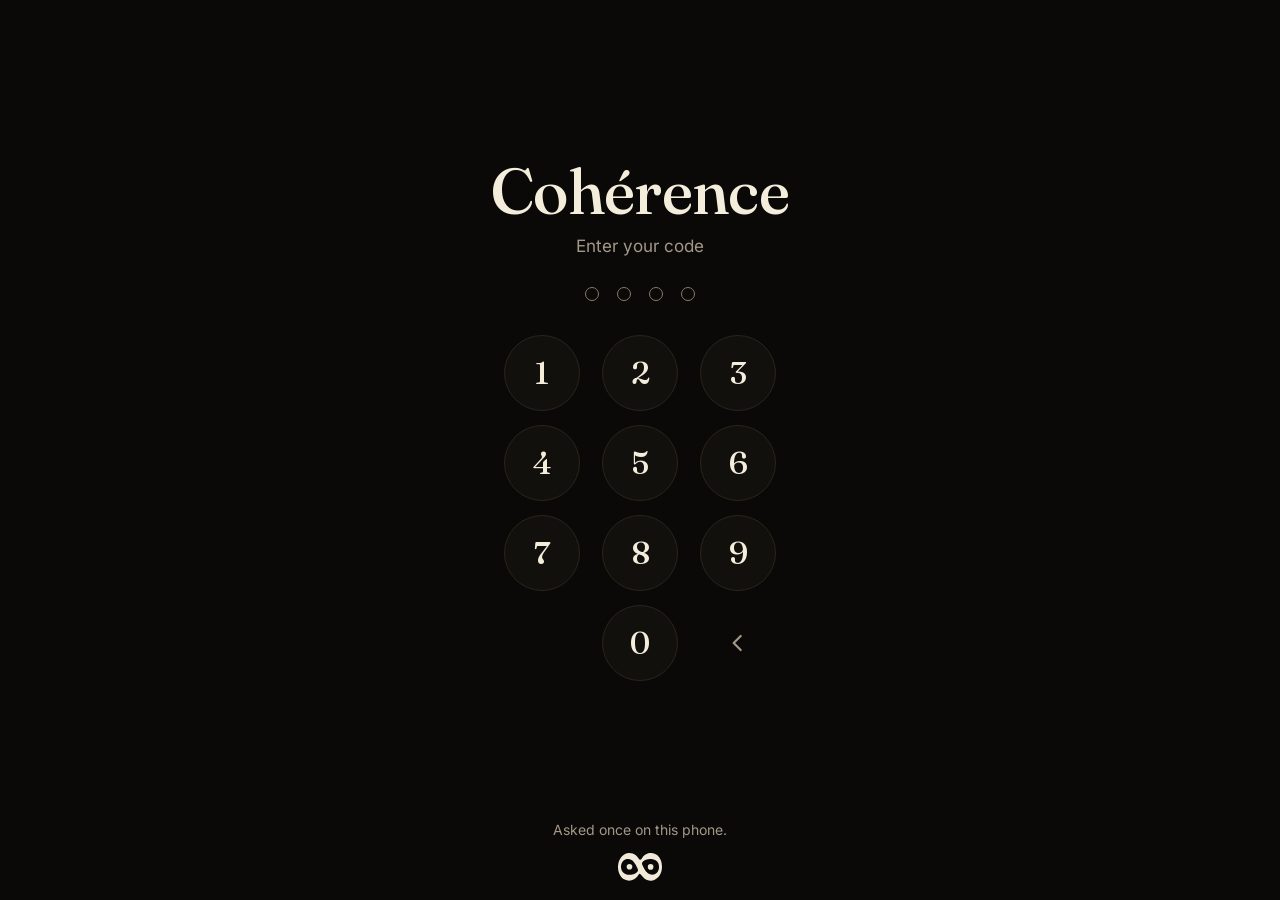
<file: index.html>
<!DOCTYPE html>
<html lang="en">
<head>
<meta charset="UTF-8">
<meta name="viewport" content="width=device-width, initial-scale=1.0, viewport-fit=cover">
<meta name="color-scheme" content="dark">
<meta name="theme-color" content="#0A0908">
<meta name="robots" content="noindex, nofollow">
<meta name="apple-mobile-web-app-capable" content="yes">
<meta name="mobile-web-app-capable" content="yes">
<meta name="apple-mobile-web-app-status-bar-style" content="black-translucent">
<meta name="apple-mobile-web-app-title" content="Cohérence">
<meta name="application-name" content="Cohérence">
<meta name="format-detection" content="telephone=no">
<title>Cohérence</title>
<link rel="manifest" href="/manifest.webmanifest">
<link rel="icon" type="image/svg+xml" href="/assets/icons/favicon.svg">
<link rel="icon" type="image/png" sizes="32x32" href="/assets/icons/favicon-32.png">
<link rel="apple-touch-icon" href="/assets/icons/apple-touch-icon.png">
<link rel="apple-touch-startup-image" media="(device-width: 430px) and (device-height: 932px) and (-webkit-device-pixel-ratio: 3) and (orientation: portrait)" href="/assets/splash/1290x2796.png">
<link rel="apple-touch-startup-image" media="(device-width: 440px) and (device-height: 956px) and (-webkit-device-pixel-ratio: 3) and (orientation: portrait)" href="/assets/splash/1320x2868.png">
<link rel="apple-touch-startup-image" media="(device-width: 393px) and (device-height: 852px) and (-webkit-device-pixel-ratio: 3) and (orientation: portrait)" href="/assets/splash/1179x2556.png">
<link rel="apple-touch-startup-image" media="(device-width: 402px) and (device-height: 874px) and (-webkit-device-pixel-ratio: 3) and (orientation: portrait)" href="/assets/splash/1206x2622.png">
<link rel="apple-touch-startup-image" media="(device-width: 390px) and (device-height: 844px) and (-webkit-device-pixel-ratio: 3) and (orientation: portrait)" href="/assets/splash/1170x2532.png">
<link rel="apple-touch-startup-image" media="(device-width: 428px) and (device-height: 926px) and (-webkit-device-pixel-ratio: 3) and (orientation: portrait)" href="/assets/splash/1284x2778.png">
<link rel="apple-touch-startup-image" media="(device-width: 375px) and (device-height: 812px) and (-webkit-device-pixel-ratio: 3) and (orientation: portrait)" href="/assets/splash/1125x2436.png">
<link rel="apple-touch-startup-image" media="(device-width: 414px) and (device-height: 896px) and (-webkit-device-pixel-ratio: 3) and (orientation: portrait)" href="/assets/splash/1242x2688.png">
<link rel="apple-touch-startup-image" media="(device-width: 414px) and (device-height: 896px) and (-webkit-device-pixel-ratio: 2) and (orientation: portrait)" href="/assets/splash/828x1792.png">
<link rel="apple-touch-startup-image" media="(device-width: 375px) and (device-height: 667px) and (-webkit-device-pixel-ratio: 2) and (orientation: portrait)" href="/assets/splash/750x1334.png">
<link rel="preload" href="/assets/fonts/fraunces-500.woff2" as="font" type="font/woff2" crossorigin>
<link rel="preload" href="/assets/fonts/inter-400.woff2" as="font" type="font/woff2" crossorigin>
<link rel="preload" href="/assets/fonts/inter-500.woff2" as="font" type="font/woff2" crossorigin>
<link rel="stylesheet" href="/css/app.css">
<link rel="stylesheet" href="/css/extra.css">
</head>
<body>
<div class="app" data-ring="b">
<section class="scr codescr" id="s-code" data-id="code"><header class="top" data-id="code/bar"><span class="tb-sp"></span><span class="tt" data-id="code/bar-title" data-how="dead"></span></header><div class="body "><div class="hero"><p class="wm" data-id="code/wordmark" data-how="dead">Cohérence</p><p class="p mu" data-id="code/ask" data-how="dead">Enter your code</p><div class="dots " data-id="code/dots" data-how="dead" role="img" aria-label="The four digits of the code"><i></i><i></i><i></i><i></i></div><div class="keys" data-id="code/keys" data-how="dead"><button class="key" type="button" data-id="code/key-1" data-how="swap" data-do="key:1">1</button><button class="key" type="button" data-id="code/key-2" data-how="swap" data-do="key:2">2</button><button class="key" type="button" data-id="code/key-3" data-how="swap" data-do="key:3">3</button><button class="key" type="button" data-id="code/key-4" data-how="swap" data-do="key:4">4</button><button class="key" type="button" data-id="code/key-5" data-how="swap" data-do="key:5">5</button><button class="key" type="button" data-id="code/key-6" data-how="swap" data-do="key:6">6</button><button class="key" type="button" data-id="code/key-7" data-how="swap" data-do="key:7">7</button><button class="key" type="button" data-id="code/key-8" data-how="swap" data-do="key:8">8</button><button class="key" type="button" data-id="code/key-9" data-how="swap" data-do="key:9">9</button><span class="key blank" aria-hidden="true"></span><button class="key" type="button" data-id="code/key-0" data-how="swap" data-do="key:0">0</button><button class="key del" type="button" data-id="code/key-del" data-how="swap" data-do="key:del" aria-label="Delete a digit"><svg viewBox="0 0 24 24" width="22" height="22" fill="none" stroke="currentColor" stroke-width="2" stroke-linecap="round" stroke-linejoin="round" aria-hidden="true"><path d="M14.5 5.5 8 12l6.5 6.5"/></svg></button></div></div></div><div class="foot "><p class="fine center" data-id="code/once" data-how="dead">Asked once on this phone.</p><button class="dogm" type="button" data-id="code/dog" data-how="swap" data-do="blink" aria-label="The DOG mark, tap to pause its blink"><svg xmlns="http://www.w3.org/2000/svg" viewBox="0 0 1847.845922 1163.794908"><g fill="#F1EAD9"><path transform="translate(-198.077515,1334.057751) scale(0.1,-0.1)" d="M6435 13334 c-1454 -96 -2709 -951 -3615 -2464 -1063 -1776 -1125 -4755 -137 -6585 817 -1515 1836 -2275 3412 -2545 764 -131 1839 90 2623 540 633 362 1317 1040 1752 1735 224 357 304 451 442 519 234 116 455 16 702 -318 46 -61 134 -181 197 -266 255 -343 679 -801 1032 -1112 846 -747 1842 -1130 2942 -1132 2293 -3 4349 2213 4630 4989 229 2270 -435 4348 -1776 5561 -1056 954 -2389 1271 -3915 929 -1048 -235 -2055 -1038 -2809 -2240 -210 -333 -349 -453 -539 -463 -239 -13 -388 106 -729 578 -739 1024 -1535 1672 -2512 2043 -436 165 -1174 265 -1700 231z m9575 -2474 c1405 -99 2359 -707 2904 -1852 311 -651 382 -1806 160 -2585 -247 -866 -784 -1553 -1479 -1893 -902 -441 -2143 -353 -2925 208 -681 488 -981 831 -1522 1737 -350 586 -401 682 -638 1204 -81 179 -192 420 -245 536 -322 694 -274 1040 209 1521 691 688 1643 1047 2991 1127 125 8 413 6 545 -3z m-9700 -70 c858 -53 1403 -318 2112 -1025 448 -446 988 -1278 1398 -2155 45 -96 153 -321 240 -500 360 -742 405 -1041 215 -1409 -245 -473 -1067 -1039 -1813 -1250 -733 -207 -1423 -308 -1918 -281 -925 50 -1493 253 -2164 771 -1462 1128 -1537 3900 -138 5146 609 543 1232 754 2068 703z"/><ellipse cx="482" cy="575" rx="118" ry="118"/><ellipse cx="1370" cy="583" rx="118" ry="118"/></g></svg></button></div></section>
<section class="scr codescr" id="s-code-faux" data-id="code-faux"><header class="top" data-id="code-faux/bar"><span class="tb-sp"></span><span class="tt" data-id="code-faux/bar-title" data-how="dead"></span></header><div class="body "><div class="hero"><p class="wm" data-id="code-faux/wordmark" data-how="dead">Cohérence</p><p class="p err" data-id="code-faux/error" data-how="dead">That’s not the code. Try again.</p><div class="dots bad" data-id="code-faux/dots" data-how="dead" role="img" aria-label="The four digits of the code"><i></i><i></i><i></i><i></i></div><div class="keys" data-id="code-faux/keys" data-how="dead"><button class="key" type="button" data-id="code-faux/key-1" data-how="swap" data-do="key:1">1</button><button class="key" type="button" data-id="code-faux/key-2" data-how="swap" data-do="key:2">2</button><button class="key" type="button" data-id="code-faux/key-3" data-how="swap" data-do="key:3">3</button><button class="key" type="button" data-id="code-faux/key-4" data-how="swap" data-do="key:4">4</button><button class="key" type="button" data-id="code-faux/key-5" data-how="swap" data-do="key:5">5</button><button class="key" type="button" data-id="code-faux/key-6" data-how="swap" data-do="key:6">6</button><button class="key" type="button" data-id="code-faux/key-7" data-how="swap" data-do="key:7">7</button><button class="key" type="button" data-id="code-faux/key-8" data-how="swap" data-do="key:8">8</button><button class="key" type="button" data-id="code-faux/key-9" data-how="swap" data-do="key:9">9</button><span class="key blank" aria-hidden="true"></span><button class="key" type="button" data-id="code-faux/key-0" data-how="swap" data-do="key:0">0</button><button class="key del" type="button" data-id="code-faux/key-del" data-how="swap" data-do="key:del" aria-label="Delete a digit"><svg viewBox="0 0 24 24" width="22" height="22" fill="none" stroke="currentColor" stroke-width="2" stroke-linecap="round" stroke-linejoin="round" aria-hidden="true"><path d="M14.5 5.5 8 12l6.5 6.5"/></svg></button></div></div></div><div class="foot "><p class="fine center" data-id="code-faux/once" data-how="dead">Asked once on this phone.</p><button class="dogm" type="button" data-id="code-faux/dog" data-how="swap" data-do="blink" aria-label="The DOG mark, tap to pause its blink"><svg xmlns="http://www.w3.org/2000/svg" viewBox="0 0 1847.845922 1163.794908"><g fill="#F1EAD9"><path transform="translate(-198.077515,1334.057751) scale(0.1,-0.1)" d="M6435 13334 c-1454 -96 -2709 -951 -3615 -2464 -1063 -1776 -1125 -4755 -137 -6585 817 -1515 1836 -2275 3412 -2545 764 -131 1839 90 2623 540 633 362 1317 1040 1752 1735 224 357 304 451 442 519 234 116 455 16 702 -318 46 -61 134 -181 197 -266 255 -343 679 -801 1032 -1112 846 -747 1842 -1130 2942 -1132 2293 -3 4349 2213 4630 4989 229 2270 -435 4348 -1776 5561 -1056 954 -2389 1271 -3915 929 -1048 -235 -2055 -1038 -2809 -2240 -210 -333 -349 -453 -539 -463 -239 -13 -388 106 -729 578 -739 1024 -1535 1672 -2512 2043 -436 165 -1174 265 -1700 231z m9575 -2474 c1405 -99 2359 -707 2904 -1852 311 -651 382 -1806 160 -2585 -247 -866 -784 -1553 -1479 -1893 -902 -441 -2143 -353 -2925 208 -681 488 -981 831 -1522 1737 -350 586 -401 682 -638 1204 -81 179 -192 420 -245 536 -322 694 -274 1040 209 1521 691 688 1643 1047 2991 1127 125 8 413 6 545 -3z m-9700 -70 c858 -53 1403 -318 2112 -1025 448 -446 988 -1278 1398 -2155 45 -96 153 -321 240 -500 360 -742 405 -1041 215 -1409 -245 -473 -1067 -1039 -1813 -1250 -733 -207 -1423 -308 -1918 -281 -925 50 -1493 253 -2164 771 -1462 1128 -1537 3900 -138 5146 609 543 1232 754 2068 703z"/><ellipse cx="482" cy="575" rx="118" ry="118"/><ellipse cx="1370" cy="583" rx="118" ry="118"/></g></svg></button></div></section>
<section class="scr" id="s-qui" data-id="qui"><header class="top" data-id="qui/bar"><span class="tb-sp"></span><span class="tt" data-id="qui/bar-title" data-how="dead"></span></header><div class="body grow vmid"><p class="eyebrow" data-id="qui/eyebrow" data-how="dead">Cohérence</p><h1 class="h1 " data-id="qui/title" data-how="dead">Who’s opening?</h1><p class="p mu" data-id="qui/line" data-how="dead">Your sessions and your numbers are kept apart.</p><div class="whos"><button class="btn who" type="button" data-id="qui/adri" data-how="wait" data-do="who:adri">Adri</button><button class="btn who" type="button" data-id="qui/mehdi" data-how="wait" data-do="who:mehdi">Mehdi</button></div></div></section>
<section class="scr" id="s-test-intro" data-id="test-intro"><header class="top" data-id="test-intro/bar"><span class="tb-sp"></span><span class="tt" data-id="test-intro/bar-title" data-how="dead"></span></header><div class="body "><p class="eyebrow" data-id="test-intro/eyebrow" data-how="dead">Rhythm test</p><h1 class="h1 " data-id="test-intro/title" data-how="dead"><span data-bind="tiTitle">Let’s find your rhythm.</span></h1><div class="card tap" role="button" tabindex="0" data-id="test-intro/current" data-how="push" data-go="rythme" data-when="redo"><p class="lbl">Your rhythm now</p><p class="big"><span data-bind="tiNow">5.5</span><small> a minute</small></p><p class="fine" data-bind="tiNowDate">Tested Tue 11 Aug</p></div><div class="card" data-id="test-intro/resumecard" data-how="dead" data-when="resume"><p class="lbl">Where you stopped</p><p class="p"><span data-bind="tiStop">You stopped at rhythm 3 of 5.</span> Your finished rhythms stay valid for 24 hours.</p></div><div class="card list" data-id="test-intro/how" data-how="dead"><p class="li"><b>5</b><span>slow rhythms, two minutes each — about fifteen minutes in all.</span></p><p class="li"><b>1</b><span>fingertip on the back camera, so the phone can read your pulse.</span></p><p class="li"><b>1</b><span>rhythm becomes yours: the one that gives your heart the biggest, most regular waves, in step with your breath.</span></p></div><div class="card list" data-id="test-intro/posture" data-how="dead"><p class="li"><i>·</i><span>Sit with your back straight.</span></p><p class="li"><i>·</i><span>Breathe in through your nose, into your belly.</span></p><p class="li"><i>·</i><span>Slow, not deep. Breathe out for as long as you breathed in — no pause.</span></p></div></div><div class="foot "><button class="btn" type="button" data-id="test-intro/start" data-how="push" data-go="test-doigt" data-do="testStart" data-when="!resume">Start the test</button><button class="btn" type="button" data-id="test-intro/resume" data-how="push" data-go="test-doigt" data-do="testResume" data-when="resume"><span data-bind="tiResume">Resume at rhythm 3</span></button><button class="btn quiet" type="button" data-id="test-intro/later" data-how="back" data-go="accueil" data-when="!redo">Later</button><button class="btn quiet" type="button" data-id="test-intro/keep" data-how="back" data-go="progres" data-dyn="redoFrom" data-when="redo">Keep my rhythm</button></div></section>
<section class="scr" id="s-test-doigt" data-id="test-doigt"><header class="top" data-id="test-doigt/bar"><button class="ib tb-back" type="button" data-id="test-doigt/back" data-how="back" aria-label="Back" data-go="test-intro"><svg viewBox="0 0 24 24" width="22" height="22" fill="none" stroke="currentColor" stroke-width="2" stroke-linecap="round" stroke-linejoin="round" aria-hidden="true"><path d="M14.5 5.5 8 12l6.5 6.5"/></svg></button><span class="tt" data-id="test-doigt/bar-title" data-how="dead">Rhythm test</span></header><div class="body "><h1 class="h1 center" data-id="test-doigt/title" data-how="dead">Place your finger</h1><div class="illus" data-id="test-doigt/illustration" data-how="dead"><svg class="finger" viewBox="0 0 220 250" width="188" height="214" role="img" aria-label="A fingertip covering the camera and the flash"><rect x="34" y="6" width="152" height="238" rx="34" fill="#12100D" stroke="#3B3427" stroke-width="2"/><rect x="48" y="20" width="82" height="82" rx="22" fill="#1A1712" stroke="#3B3427" stroke-width="1.5"/><circle cx="72" cy="44" r="13" fill="#0A0908" stroke="#4A4130" stroke-width="2"/><circle cx="72" cy="44" r="5.5" fill="#24201A"/><circle cx="72" cy="78" r="13" fill="#0A0908" stroke="#4A4130" stroke-width="2"/><circle cx="72" cy="78" r="5.5" fill="#24201A"/><circle cx="104" cy="61" r="13" fill="#0A0908" stroke="#4A4130" stroke-width="2"/><circle cx="104" cy="61" r="5.5" fill="#24201A"/><circle cx="110" cy="33" r="4.5" fill="#3B3427"/><circle cx="112" cy="88" r="3.6" fill="#24201A"/><g class="flash" fill="currentColor"><circle cx="89" cy="62" r="84" fill-opacity=".05"/><circle cx="89" cy="62" r="62" fill-opacity=".08"/><circle cx="89" cy="62" r="42" fill-opacity=".13"/></g><path d="M60 246V74a29 29 0 0 1 58 0v172" fill="currentColor" fill-opacity=".14" stroke="currentColor" stroke-width="2.2" stroke-linejoin="round"/><path d="M76 70a13 13 0 0 1 26 0" fill="none" stroke="currentColor" stroke-opacity=".5" stroke-width="1.6" stroke-linecap="round"/></svg></div><p class="p mu center" data-id="test-doigt/line" data-how="dead">Cover the camera and the flash with the tip of your finger. Press lightly and keep still.</p><div class="wavecard" data-id="test-doigt/signal" data-how="dead"><svg class="wave" viewBox="0 0 320 64" preserveAspectRatio="none" aria-hidden="true"><path d="M0 32 L320 32"/></svg><p class="fine" data-bind="sigtxt">Looking for your pulse…</p></div></div><div class="foot "><button class="btn" type="button" data-id="test-doigt/begin" data-how="push" data-do="fingerBegin">Begin</button></div></section>
<section class="scr" id="s-test-palier" data-id="test-palier"><header class="top" data-id="test-palier/bar"><span class="tb-sp"></span><span class="tt" data-id="test-palier/bar-title" data-how="dead"></span></header><div class="body center"><p class="eyebrow" data-id="test-palier/eyebrow" data-how="dead"><span data-bind="pn">Rhythm 3 of 5</span></p><p class="p mu center" data-id="test-palier/pace" data-how="dead"><span data-bind="pbpm">5.5</span> breaths a minute</p><div class="stage" data-id="test-palier/ring" data-how="dead"><div class="ring " data-loop="equal" style="--rs:280px"><div class="rB"><i class="rbo"></i></div><div class="rA"></div><div class="rc"><b class="cue" data-bind="cue">In</b></div></div></div><p class="clock" data-id="test-palier/clock" data-how="dead" data-bind="clock">2:00</p><div class="segs" data-id="test-palier/segments" data-how="dead" aria-label="Five rhythms"><i></i><i></i><i></i><i></i><i></i></div></div><div class="foot "><div class="frow"><button class="ib round sndbtn" type="button" data-id="test-palier/sound" data-how="swap" data-do="mute" aria-label="Sound on or off"><svg viewBox="0 0 24 24" width="22" height="22" fill="none" stroke="currentColor" stroke-width="1.7" stroke-linecap="round" stroke-linejoin="round" aria-hidden="true"><path d="M4 9.5h3.5L12 6v12l-4.5-3.5H4z"/><path d="M15.5 9a4 4 0 0 1 0 6M18 6.5a7.5 7.5 0 0 1 0 11"/></svg></button><button class="btn ghost grow" type="button" data-id="test-palier/stop" data-how="sheet" data-go="test-arreter">Stop</button></div></div></section>
<section class="scr" id="s-test-pause" data-id="test-pause"><header class="top" data-id="test-pause/bar"><span class="tb-sp"></span><span class="tt" data-id="test-pause/bar-title" data-how="dead"></span></header><div class="body center"><p class="eyebrow" data-id="test-pause/eyebrow" data-how="dead"><span data-bind="pdone">Rhythm 3 done</span></p><h1 class="h1 " data-id="test-pause/title" data-how="dead">Breathe normally.</h1><p class="clock" data-id="test-pause/clock" data-how="dead" data-bind="clock">1:00</p><p class="p mu center" data-id="test-pause/line" data-how="dead">The next rhythm starts by itself.</p><div class="segs" data-id="test-pause/segments" data-how="dead" aria-label="Five rhythms"><i></i><i></i><i></i><i></i><i></i></div></div><div class="foot "><button class="btn" type="button" data-id="test-pause/next" data-how="swap" data-go="test-palier" data-do="paceNext">Next rhythm now</button><button class="btn ghost" type="button" data-id="test-pause/stop" data-how="sheet" data-go="test-arreter">Stop the test</button></div></section>
<section class="scr sheeted" id="s-test-arreter" data-id="test-arreter"><div class="under" aria-hidden="true"></div><div class="dim" data-id="test-arreter/dim" data-how="back" data-go="test-palier" data-dyn="sheetBack"></div><div class="sheet" data-id="test-arreter/sheet"><div class="grab"></div><h2 class="h2 sh">Stop the test?</h2><p class="p mu" data-id="test-arreter/line" data-how="dead">Your finished rhythms stay valid for 24 hours. Next time you can pick up at rhythm <span data-bind="pn2">3</span>.</p><button class="btn" type="button" data-id="test-arreter/keep-going" data-how="back" data-go="test-palier" data-dyn="sheetBack">Keep going</button><button class="btn ghost danger" type="button" data-id="test-arreter/stop" data-how="back" data-go="accueil" data-do="testStop">Stop the test</button></div></section>
<section class="scr" id="s-test-calcul" data-id="test-calcul"><header class="top" data-id="test-calcul/bar"><span class="tb-sp"></span><span class="tt" data-id="test-calcul/bar-title" data-how="dead"></span></header><div class="body center"><h1 class="h1 " data-id="test-calcul/title" data-how="dead">Finding your rhythm…</h1><div class="breathline" data-id="test-calcul/wait" data-how="dead"><span></span></div><p class="p mu center" data-id="test-calcul/line" data-how="dead">Comparing your five rhythms.</p></div></section>
<section class="scr" id="s-test-resultat" data-id="test-resultat"><header class="top" data-id="test-resultat/bar"><span class="tb-sp"></span><span class="tt" data-id="test-resultat/bar-title" data-how="dead"></span></header><div class="body "><p class="eyebrow" data-id="test-resultat/eyebrow" data-how="dead">Your rhythm</p><div class="card tap center" role="button" tabindex="0" data-id="test-resultat/card" data-how="push" data-go="rythme"><p class="bignum"><span data-bind="rNum">5.5</span></p><p class="p center mu">breaths a minute</p><div class="bars" data-bind="rBars"><div class="rbar" data-i="0"><i></i><b>6.5</b></div><div class="rbar" data-i="1"><i></i><b>6.0</b></div><div class="rbar" data-i="2"><i></i><b>5.5</b></div><div class="rbar" data-i="3"><i></i><b>5.0</b></div><div class="rbar" data-i="4"><i></i><b>4.5</b></div></div><p class="fine center">Score at each rhythm — the tallest bar gave your heart the biggest, most regular waves.</p></div><p class="p mu" data-id="test-resultat/line" data-how="dead">Rhythm <span data-bind="rBest">3</span> won. You can redo the test whenever you want, from Progress.</p></div><div class="foot "><button class="btn" type="button" data-id="test-resultat/use" data-how="push" data-go="accueil" data-do="useRhythm" data-dyn="useDest"><span data-bind="rUse">Use 5.5 a minute</span></button><button class="btn quiet" type="button" data-id="test-resultat/source" data-how="push" data-go="rythme">Where does this number come from?</button></div></section>
<section class="scr" id="s-test-remplacer" data-id="test-remplacer"><header class="top" data-id="test-remplacer/bar"><span class="tb-sp"></span><span class="tt" data-id="test-remplacer/bar-title" data-how="dead"></span></header><div class="body "><p class="eyebrow" data-id="test-remplacer/eyebrow" data-how="dead">New result</p><h1 class="h1 " data-id="test-remplacer/title" data-how="dead">Keep your old rhythm?</h1><div class="pair"><div class="card tap" role="button" tabindex="0" data-id="test-remplacer/old" data-how="push" data-go="rythme"><p class="lbl">Now</p><p class="bignum sm"><span data-bind="oldNum">5.5</span></p><p class="fine">a minute</p><p class="fine" data-bind="oldDate">Tue 11 Aug</p></div><div class="card new tap" role="button" tabindex="0" data-id="test-remplacer/new" data-how="push" data-go="test-resultat"><p class="lbl">New</p><p class="bignum sm"><span data-bind="newNum">5.0</span></p><p class="fine">a minute</p><p class="fine">Today</p></div></div><p class="p mu" data-id="test-remplacer/line" data-how="dead">Your sessions use one rhythm at a time.</p></div><div class="foot "><button class="btn" type="button" data-id="test-remplacer/keep-old" data-how="back" data-go="progres" data-do="replaceKeep" data-dyn="redoDest">Keep the old one</button><button class="btn ghost" type="button" data-id="test-remplacer/use-new" data-how="push" data-go="progres" data-do="replaceUse" data-dyn="redoDest">Use the new one</button></div></section>
<section class="scr" id="s-rythme" data-id="rythme"><header class="top" data-id="rythme/bar"><button class="ib tb-back" type="button" data-id="rythme/back" data-how="back" aria-label="Back" data-dyn="rythmeBack" data-go="progres"><svg viewBox="0 0 24 24" width="22" height="22" fill="none" stroke="currentColor" stroke-width="2" stroke-linecap="round" stroke-linejoin="round" aria-hidden="true"><path d="M14.5 5.5 8 12l6.5 6.5"/></svg></button><span class="tt" data-id="rythme/bar-title" data-how="dead">Your rhythm</span></header><div class="body "><div data-when="!norhythm"><p class="bignum center" data-id="rythme/number" data-how="dead"><span data-bind="ryNum">5.5</span></p><p class="p center mu">breaths a minute</p><p class="p mu center" data-id="rythme/when" data-how="dead">Found in the test of <span data-bind="ryDate">Tuesday 11 August</span>. Two minutes at each of five rhythms, your finger on the camera.</p><div class="card" data-id="rythme/scores" data-how="dead"><p class="lbl">Score at each rhythm · breaths a minute</p><div class="prow" data-i="0" data-id="rythme/pace-1" data-how="dead"><span class="pn">6.5</span><span class="pb"><i></i></span><b>0</b></div><div class="prow" data-i="1" data-id="rythme/pace-2" data-how="dead"><span class="pn">6.0</span><span class="pb"><i></i></span><b>0</b></div><div class="prow" data-i="2" data-id="rythme/pace-3" data-how="dead"><span class="pn">5.5</span><span class="pb"><i></i></span><b>0</b></div><div class="prow" data-i="3" data-id="rythme/pace-4" data-how="dead"><span class="pn">5.0</span><span class="pb"><i></i></span><b>0</b></div><div class="prow" data-i="4" data-id="rythme/pace-5" data-how="dead"><span class="pn">4.5</span><span class="pb"><i></i></span><b>0</b></div></div><p class="p mu" data-id="rythme/how" data-how="dead">The score reads how big and how regular your heart waves were, in step with your breath. The rhythm with the highest score is yours.</p></div><div class="card" data-id="rythme/none" data-how="dead" data-when="norhythm"><p class="h2">No rhythm yet</p><p class="p mu">The test takes about fifteen minutes, once. It finds the pace that suits your heart.</p></div></div><div class="foot "><button class="btn ghost" type="button" data-id="rythme/redo" data-how="push" data-go="test-intro" data-do="redoStart" data-when="!norhythm">Redo the test</button><button class="btn" type="button" data-id="rythme/take" data-how="push" data-go="test-intro" data-do="redoStart" data-when="norhythm">Take the test</button></div></section>
<section class="scr" id="s-chargement" data-id="chargement"><header class="top" data-id="chargement/bar"><span class="tb-sp"></span><span class="tt" data-id="chargement/bar-title" data-how="dead"></span></header><div class="body center"><p class="wm sm" data-id="chargement/wordmark" data-how="dead">Cohérence</p><div class="breathline late" data-id="chargement/wait" data-how="dead"><span></span></div><p class="p mu center" data-id="chargement/line" data-how="dead">Opening your sessions…</p></div></section>
<section class="scr" id="s-accueil" data-id="accueil"><header class="top" data-id="accueil/bar"><span class="tb-sp"></span><span class="tt" data-id="accueil/bar-title" data-how="dead"></span></header><div class="body "><h1 class="h1 " data-id="accueil/title" data-how="dead">Today</h1><p class="p mu" data-id="accueil/date" data-how="dead"><span data-bind="acDate">Tuesday 29 September</span> · <span data-bind="acWho">Mehdi</span></p><div class="card hero" data-id="accueil/locked" data-how="dead" data-when="locked"><p class="lbl">First, your rhythm</p><p class="h2">Find your rhythm</p><p class="p mu"><span data-bind="lockTxt">Fifteen minutes, once. Your sessions open right after.</span></p><button class="btn" type="button" data-id="accueil/test" data-how="push" data-go="test-intro" data-do="testGo"><span data-bind="lockBtn">Take the test</span></button></div><div class="srs" data-id="accueil/sessions" data-how="dead"><div class="sr todo" role="button" tabindex="0" data-id="accueil/ring-morning" data-how="push" data-go="seance-prete" data-do="kind:morning" data-dyn="ringDest"><span class="sr-c"><span class="ic ic-check"><svg viewBox="0 0 24 24" width="18" height="18" fill="none" stroke="currentColor" stroke-width="2.4" stroke-linecap="round" stroke-linejoin="round" aria-hidden="true"><path d="m5 12.5 4.5 4.5L19 7.5"/></svg></span><span class="ic ic-play"><svg viewBox="0 0 24 24" width="22" height="22" fill="currentColor" stroke="currentColor" stroke-width="1" stroke-linecap="round" stroke-linejoin="round" aria-hidden="true"><path d="M8 5.5v13l10.5-6.5z"/></svg></span><span class="ic ic-lock"><svg viewBox="0 0 24 24" width="20" height="20" fill="none" stroke="currentColor" stroke-width="1.7" stroke-linecap="round" stroke-linejoin="round" aria-hidden="true"><rect x="4.5" y="10.5" width="15" height="9.5" rx="2.5"/><path d="M8 10.5V7.5a4 4 0 0 1 8 0v3"/></svg></span></span><b>Morning</b><small data-bind="srt-morning">Not yet</small></div><div class="sr todo" role="button" tabindex="0" data-id="accueil/ring-midday" data-how="push" data-go="seance-prete" data-do="kind:midday" data-dyn="ringDest"><span class="sr-c"><span class="ic ic-check"><svg viewBox="0 0 24 24" width="18" height="18" fill="none" stroke="currentColor" stroke-width="2.4" stroke-linecap="round" stroke-linejoin="round" aria-hidden="true"><path d="m5 12.5 4.5 4.5L19 7.5"/></svg></span><span class="ic ic-play"><svg viewBox="0 0 24 24" width="22" height="22" fill="currentColor" stroke="currentColor" stroke-width="1" stroke-linecap="round" stroke-linejoin="round" aria-hidden="true"><path d="M8 5.5v13l10.5-6.5z"/></svg></span><span class="ic ic-lock"><svg viewBox="0 0 24 24" width="20" height="20" fill="none" stroke="currentColor" stroke-width="1.7" stroke-linecap="round" stroke-linejoin="round" aria-hidden="true"><rect x="4.5" y="10.5" width="15" height="9.5" rx="2.5"/><path d="M8 10.5V7.5a4 4 0 0 1 8 0v3"/></svg></span></span><b>Midday</b><small data-bind="srt-midday">Not yet</small></div><div class="sr todo" role="button" tabindex="0" data-id="accueil/ring-late" data-how="push" data-go="seance-prete" data-do="kind:late" data-dyn="ringDest"><span class="sr-c"><span class="ic ic-check"><svg viewBox="0 0 24 24" width="18" height="18" fill="none" stroke="currentColor" stroke-width="2.4" stroke-linecap="round" stroke-linejoin="round" aria-hidden="true"><path d="m5 12.5 4.5 4.5L19 7.5"/></svg></span><span class="ic ic-play"><svg viewBox="0 0 24 24" width="22" height="22" fill="currentColor" stroke="currentColor" stroke-width="1" stroke-linecap="round" stroke-linejoin="round" aria-hidden="true"><path d="M8 5.5v13l10.5-6.5z"/></svg></span><span class="ic ic-lock"><svg viewBox="0 0 24 24" width="20" height="20" fill="none" stroke="currentColor" stroke-width="1.7" stroke-linecap="round" stroke-linejoin="round" aria-hidden="true"><rect x="4.5" y="10.5" width="15" height="9.5" rx="2.5"/><path d="M8 10.5V7.5a4 4 0 0 1 8 0v3"/></svg></span></span><b>Late afternoon</b><small data-bind="srt-late">Not yet</small></div></div><button class="chip wide" type="button" data-id="accueil/rhythm" data-how="push" data-go="rythme" data-when="!locked"><span>Your rhythm · <b data-bind="acRhythm">5.5</b> a minute</span></button><div class="card tap" role="button" tabindex="0" data-id="accueil/week" data-how="push" data-go="progres" data-when="!nosessions"><p class="lbl">This week</p><div class="week"><span class="wkd"><i class="wk" data-i="0"></i><b>W</b></span><span class="wkd"><i class="wk" data-i="1"></i><b>T</b></span><span class="wkd"><i class="wk" data-i="2"></i><b>F</b></span><span class="wkd"><i class="wk" data-i="3"></i><b>S</b></span><span class="wkd"><i class="wk" data-i="4"></i><b>S</b></span><span class="wkd"><i class="wk" data-i="5"></i><b>M</b></span><span class="wkd"><i class="wk" data-i="6"></i><b>T</b></span></div><p class="p"><b data-bind="wkN">17</b> of 21 sessions</p></div><div class="card tap" role="button" tabindex="0" data-id="accueil/heart" data-how="push" data-go="jour" data-do="day:today" data-when="!noreadings"><p class="lbl" data-bind="hLbl">Your heart · this morning</p><div class="hc-top"><p class="big2"><span data-bind="hRest">62</span><small> at rest</small></p><div class="hc-r"><b data-bind="hCoh">7.8</b><small>coherence</small><b data-bind="hVar">48 ms</b><small>variability</small></div></div><svg class="spark" viewBox="0 0 320 64" preserveAspectRatio="none" data-bind="hSpark"></svg><p class="fine">Resting heart, week by week</p></div><div class="duo"><div class="card tap sm" role="button" tabindex="0" data-id="accueil/sos" data-how="push" data-go="sos" data-do="sosStart"><span class="dic"><svg viewBox="0 0 24 24" width="24" height="24" fill="none" stroke="currentColor" stroke-width="1.7" stroke-linecap="round" stroke-linejoin="round" aria-hidden="true"><path d="M3.5 9h10.5a3 3 0 1 0-3-3M3.5 15h14a3 3 0 1 1-3 3M3.5 12h6.5"/></svg></span><b>SOS</b><small>A calming sigh, one to three times</small></div><div class="card tap sm" role="button" tabindex="0" data-id="accueil/cyclic" data-how="push" data-go="cyclique-pret"><span class="dic"><svg viewBox="0 0 24 24" width="24" height="24" fill="none" stroke="currentColor" stroke-width="1.7" stroke-linecap="round" stroke-linejoin="round" aria-hidden="true"><path d="M4.5 12a7.5 7.5 0 0 1 13-5.1L19.5 9M19.5 4.5V9H15M19.5 12a7.5 7.5 0 0 1-13 5.1L4.5 15M4.5 19.5V15H9"/></svg></span><b>Cyclic sighing</b><small>Five minutes a day</small></div></div></div><nav class="tabs" data-id="accueil/tabs" data-how="dead" aria-label="The three tabs"><span class="tab on" data-id="accueil/tab-home" data-how="dead"><svg viewBox="0 0 24 24" width="24" height="24" fill="none" stroke="currentColor" stroke-width="1.7" stroke-linecap="round" stroke-linejoin="round" aria-hidden="true"><path d="M4 11.2 12 4.5l8 6.7V19a1 1 0 0 1-1 1h-4.5v-5.5h-5V20H5a1 1 0 0 1-1-1z"/></svg><b>Home</b></span><button class="tab" type="button" data-id="accueil/tab-progress" data-how="swap" data-go="progres"><svg viewBox="0 0 24 24" width="24" height="24" fill="none" stroke="currentColor" stroke-width="1.7" stroke-linecap="round" stroke-linejoin="round" aria-hidden="true"><path d="M4 19.5h16M6 15.5l4-4.5 3.2 3 5-6.5"/></svg><b>Progress</b></button><button class="tab" type="button" data-id="accueil/tab-settings" data-how="swap" data-go="reglages"><svg viewBox="0 0 24 24" width="24" height="24" fill="none" stroke="currentColor" stroke-width="1.7" stroke-linecap="round" stroke-linejoin="round" aria-hidden="true"><path d="M5 8h9M18 8h1M5 16h2M11 16h8"/><circle cx="16" cy="8" r="2"/><circle cx="9" cy="16" r="2"/></svg><b>Settings</b></button></nav></section>
<section class="scr" id="s-seance-prete" data-id="seance-prete"><header class="top" data-id="seance-prete/bar"><button class="ib tb-back" type="button" data-id="seance-prete/back" data-how="back" aria-label="Back" data-go="accueil"><svg viewBox="0 0 24 24" width="22" height="22" fill="none" stroke="currentColor" stroke-width="2" stroke-linecap="round" stroke-linejoin="round" aria-hidden="true"><path d="M14.5 5.5 8 12l6.5 6.5"/></svg></button><span class="tt" data-id="seance-prete/bar-title" data-how="dead"><span data-bind="kindName">Morning</span> session</span></header><div class="body "><h1 class="h1 " data-id="seance-prete/title" data-how="dead">Ready?</h1><button class="chip wide" type="button" data-id="seance-prete/rhythm" data-how="push" data-go="rythme"><span><b data-bind="spRhythm">5.5</b> breaths a minute</span></button><div class="card list" data-id="seance-prete/posture" data-how="dead"><p class="li"><i>·</i><span>Sit with your back straight.</span></p><p class="li"><i>·</i><span>Breathe in through your nose, into your belly.</span></p><p class="li"><i>·</i><span>Slow, not deep. In and out last the same time, with no pause between.</span></p><p class="li"><i>·</i><span>Five minutes. You can close your eyes: the sound guides you.</span></p></div><p class="p mu" data-id="seance-prete/morning" data-how="dead" data-when="morning">This morning your finger goes on the back camera first, for one minute at rest.</p></div><div class="foot "><button class="btn ghost" type="button" data-id="seance-prete/listen" data-how="swap" data-do="listen"><svg viewBox="0 0 24 24" width="22" height="22" fill="none" stroke="currentColor" stroke-width="1.7" stroke-linecap="round" stroke-linejoin="round" aria-hidden="true"><path d="M4 9.5h3.5L12 6v12l-4.5-3.5H4z"/><path d="M15.5 9a4 4 0 0 1 0 6M18 6.5a7.5 7.5 0 0 1 0 11"/></svg>Listen to the guide</button><button class="btn" type="button" data-id="seance-prete/begin" data-how="push" data-go="seance-doigt" data-dyn="beginDest">Begin</button></div></section>
<section class="scr" id="s-seance-doigt" data-id="seance-doigt"><header class="top" data-id="seance-doigt/bar"><button class="ib tb-back" type="button" data-id="seance-doigt/back" data-how="back" aria-label="Back" data-go="seance-prete"><svg viewBox="0 0 24 24" width="22" height="22" fill="none" stroke="currentColor" stroke-width="2" stroke-linecap="round" stroke-linejoin="round" aria-hidden="true"><path d="M14.5 5.5 8 12l6.5 6.5"/></svg></button><span class="tt" data-id="seance-doigt/bar-title" data-how="dead">Morning session</span></header><div class="body "><h1 class="h1 center" data-id="seance-doigt/title" data-how="dead">Place your finger</h1><div class="illus" data-id="seance-doigt/illustration" data-how="dead"><svg class="finger" viewBox="0 0 220 250" width="188" height="214" role="img" aria-label="A fingertip covering the camera and the flash"><rect x="34" y="6" width="152" height="238" rx="34" fill="#12100D" stroke="#3B3427" stroke-width="2"/><rect x="48" y="20" width="82" height="82" rx="22" fill="#1A1712" stroke="#3B3427" stroke-width="1.5"/><circle cx="72" cy="44" r="13" fill="#0A0908" stroke="#4A4130" stroke-width="2"/><circle cx="72" cy="44" r="5.5" fill="#24201A"/><circle cx="72" cy="78" r="13" fill="#0A0908" stroke="#4A4130" stroke-width="2"/><circle cx="72" cy="78" r="5.5" fill="#24201A"/><circle cx="104" cy="61" r="13" fill="#0A0908" stroke="#4A4130" stroke-width="2"/><circle cx="104" cy="61" r="5.5" fill="#24201A"/><circle cx="110" cy="33" r="4.5" fill="#3B3427"/><circle cx="112" cy="88" r="3.6" fill="#24201A"/><g class="flash" fill="currentColor"><circle cx="89" cy="62" r="84" fill-opacity=".05"/><circle cx="89" cy="62" r="62" fill-opacity=".08"/><circle cx="89" cy="62" r="42" fill-opacity=".13"/></g><path d="M60 246V74a29 29 0 0 1 58 0v172" fill="currentColor" fill-opacity=".14" stroke="currentColor" stroke-width="2.2" stroke-linejoin="round"/><path d="M76 70a13 13 0 0 1 26 0" fill="none" stroke="currentColor" stroke-opacity=".5" stroke-width="1.6" stroke-linecap="round"/></svg></div><p class="p mu center" data-id="seance-doigt/line" data-how="dead">Cover the camera and the flash with the tip of your finger. Press lightly and keep still.</p><div class="wavecard" data-id="seance-doigt/signal" data-how="dead"><svg class="wave" viewBox="0 0 320 64" preserveAspectRatio="none" aria-hidden="true"><path d="M0 32 L320 32"/></svg><p class="fine" data-bind="sigtxt">Looking for your pulse…</p></div></div><div class="foot "><button class="btn" type="button" data-id="seance-doigt/begin" data-how="push" data-do="fingerBegin">Begin</button></div></section>
<section class="scr" id="s-seance-repos" data-id="seance-repos"><header class="top" data-id="seance-repos/bar"><span class="tb-sp"></span><span class="tt" data-id="seance-repos/bar-title" data-how="dead"></span></header><div class="body center"><p class="eyebrow" data-id="seance-repos/eyebrow" data-how="dead">Morning session · reading</p><h1 class="h1 " data-id="seance-repos/title" data-how="dead">One minute at rest.</h1><p class="p mu center" data-id="seance-repos/line" data-how="dead">Breathe normally. Your resting heart is being read.</p><div class="wavecard" data-id="seance-repos/signal" data-how="dead"><svg class="wave" viewBox="0 0 320 64" preserveAspectRatio="none" aria-hidden="true"><path d="M0 32 L320 32"/></svg><p class="fine" data-bind="restBpm">Reading…</p></div><p class="clock" data-id="seance-repos/clock" data-how="dead" data-bind="clock">1:00</p></div><div class="foot "><button class="btn ghost" type="button" data-id="seance-repos/pause" data-how="swap" data-go="seance-pause"><svg viewBox="0 0 24 24" width="22" height="22" fill="none" stroke="currentColor" stroke-width="2.6" stroke-linecap="round" stroke-linejoin="round" aria-hidden="true"><path d="M8 5.5v13M16 5.5v13"/></svg>Pause</button></div></section>
<section class="scr" id="s-seance" data-id="seance"><header class="top" data-id="seance/bar"><span class="tb-sp"></span><span class="tt" data-id="seance/bar-title" data-how="dead"></span></header><div class="body center"><p class="eyebrow" data-id="seance/eyebrow" data-how="dead"><span data-bind="kindName">Morning</span> session</p><p class="p mu center" data-id="seance/pace" data-how="dead"><span data-bind="pbpm">5.5</span> breaths a minute</p><div class="stage" data-id="seance/ring" data-how="dead"><div class="ring " data-loop="equal" style="--rs:280px"><div class="rB"><i class="rbo"></i></div><div class="rA"></div><div class="rc"><b class="cue" data-bind="cue">In</b></div></div></div><p class="clock" data-id="seance/clock" data-how="dead" data-bind="clock">5:00</p></div><div class="foot "><div class="frow"><button class="ib round sndbtn" type="button" data-id="seance/sound" data-how="swap" data-do="mute" aria-label="Sound on or off"><svg viewBox="0 0 24 24" width="22" height="22" fill="none" stroke="currentColor" stroke-width="1.7" stroke-linecap="round" stroke-linejoin="round" aria-hidden="true"><path d="M4 9.5h3.5L12 6v12l-4.5-3.5H4z"/><path d="M15.5 9a4 4 0 0 1 0 6M18 6.5a7.5 7.5 0 0 1 0 11"/></svg></button><button class="ib round" type="button" data-id="seance/pause" data-how="swap" data-go="seance-pause" aria-label="Pause"><svg viewBox="0 0 24 24" width="22" height="22" fill="none" stroke="currentColor" stroke-width="2.6" stroke-linecap="round" stroke-linejoin="round" aria-hidden="true"><path d="M8 5.5v13M16 5.5v13"/></svg></button><button class="btn ghost grow" type="button" data-id="seance/stop" data-how="sheet" data-go="seance-arreter">Stop</button></div></div></section>
<section class="scr" id="s-seance-pause" data-id="seance-pause"><header class="top" data-id="seance-pause/bar"><span class="tb-sp"></span><span class="tt" data-id="seance-pause/bar-title" data-how="dead"></span></header><div class="body center"><p class="eyebrow" data-id="seance-pause/eyebrow" data-how="dead">Paused</p><h1 class="h1 " data-id="seance-pause/title" data-how="dead"><span data-bind="pauseWhy">You paused.</span></h1><p class="p mu center" data-id="seance-pause/line" data-how="dead">Your place is kept. Pick up when you are ready.</p></div><div class="foot "><button class="btn" type="button" data-id="seance-pause/resume" data-how="swap" data-go="seance" data-dyn="resumeTo">Resume</button><button class="btn ghost" type="button" data-id="seance-pause/stop" data-how="sheet" data-go="seance-arreter">Stop the session</button></div></section>
<section class="scr sheeted" id="s-seance-arreter" data-id="seance-arreter"><div class="under" aria-hidden="true"></div><div class="dim" data-id="seance-arreter/dim" data-how="back" data-go="seance" data-dyn="resumeTo"></div><div class="sheet" data-id="seance-arreter/sheet"><div class="grab"></div><h2 class="h2 sh">Stop the session?</h2><p class="p mu" data-id="seance-arreter/line" data-how="dead">It will not be counted.</p><button class="btn" type="button" data-id="seance-arreter/keep-going" data-how="back" data-go="seance" data-dyn="resumeTo">Keep going</button><button class="btn ghost danger" type="button" data-id="seance-arreter/stop" data-how="back" data-go="accueil" data-do="sessionStop">Stop the session</button></div></section>
<section class="scr" id="s-fin-matin" data-id="fin-matin"><header class="top" data-id="fin-matin/bar"><span class="tb-sp"></span><span class="tt" data-id="fin-matin/bar-title" data-how="dead"></span></header><div class="body "><p class="eyebrow" data-id="fin-matin/eyebrow" data-how="dead">Morning session done</p><div class="card tap center" role="button" tabindex="0" data-id="fin-matin/note" data-how="push" data-go="jour" data-do="day:today"><p class="lbl">Coherence note</p><p class="bignum"><span data-bind="fmCoh">7.8</span><small> / 10</small></p><p class="fine">How steady your heart waves were, in step with your breath.</p></div><div class="duo"><div class="card tap sm" role="button" tabindex="0" data-id="fin-matin/rest" data-how="push" data-go="jour" data-do="day:today"><p class="lbl">Resting heart</p><p class="big2"><span data-bind="fmRest">62</span><small> a minute</small></p></div><div class="card tap sm" role="button" tabindex="0" data-id="fin-matin/variability" data-how="push" data-go="jour" data-do="day:today"><p class="lbl">Variability</p><p class="big2"><span data-bind="fmVar">48</span><small> ms</small></p></div></div><p class="p mu center" data-id="fin-matin/today" data-how="dead">Today · <span data-bind="fmToday">2 of 3</span> sessions</p></div><div class="foot "><button class="btn" type="button" data-id="fin-matin/done" data-how="back" data-go="accueil">Done</button><button class="btn quiet" type="button" data-id="fin-matin/day" data-how="push" data-go="jour" data-do="day:today">See today</button></div></section>
<section class="scr" id="s-fin-seance" data-id="fin-seance"><header class="top" data-id="fin-seance/bar"><span class="tb-sp"></span><span class="tt" data-id="fin-seance/bar-title" data-how="dead"></span></header><div class="body center"><div class="fillring" data-id="fin-seance/ring" data-how="dead" style="--f:0"><span class="fr-check"><svg viewBox="0 0 24 24" width="18" height="18" fill="none" stroke="currentColor" stroke-width="2.4" stroke-linecap="round" stroke-linejoin="round" aria-hidden="true"><path d="m5 12.5 4.5 4.5L19 7.5"/></svg></span></div><p class="eyebrow" data-id="fin-seance/eyebrow" data-how="dead"><span data-bind="fsKind">Done</span></p><h1 class="h1 " data-id="fin-seance/title" data-how="dead">Five minutes, kept.</h1><p class="p mu center" data-id="fin-seance/today" data-how="dead">Today · <span data-bind="fsToday">3 of 3</span> sessions</p></div><div class="foot "><button class="btn" type="button" data-id="fin-seance/done" data-how="back" data-go="accueil">Done</button><button class="btn quiet" type="button" data-id="fin-seance/day" data-how="push" data-go="jour" data-do="day:today">See today</button></div></section>
<section class="scr" id="s-fin-sans-note" data-id="fin-sans-note"><header class="top" data-id="fin-sans-note/bar"><span class="tb-sp"></span><span class="tt" data-id="fin-sans-note/bar-title" data-how="dead"></span></header><div class="body center"><div class="fillring lit" data-id="fin-sans-note/ring" data-how="dead" style="--f:1"><span class="fr-check"><svg viewBox="0 0 24 24" width="18" height="18" fill="none" stroke="currentColor" stroke-width="2.4" stroke-linecap="round" stroke-linejoin="round" aria-hidden="true"><path d="m5 12.5 4.5 4.5L19 7.5"/></svg></span></div><p class="eyebrow" data-id="fin-sans-note/eyebrow" data-how="dead">Morning session done</p><h1 class="h1 " data-id="fin-sans-note/title" data-how="dead">No reading this morning.</h1><p class="p mu center" data-id="fin-sans-note/line" data-how="dead">The signal was too weak to give you a coherence note today. The session still counts.</p><p class="p mu center" data-id="fin-sans-note/today" data-how="dead">Today · <span data-bind="fsnToday">2 of 3</span> sessions</p></div><div class="foot "><button class="btn" type="button" data-id="fin-sans-note/done" data-how="back" data-go="accueil">Done</button><button class="btn quiet" type="button" data-id="fin-sans-note/day" data-how="push" data-go="jour" data-do="day:today">See today</button></div></section>
<section class="scr" id="s-camera-refusee" data-id="camera-refusee"><header class="top" data-id="camera-refusee/bar"><span class="tb-sp"></span><span class="tt" data-id="camera-refusee/bar-title" data-how="dead"></span></header><div class="body grow"><p class="eyebrow" data-id="camera-refusee/eyebrow" data-how="dead">The camera</p><h1 class="h1 " data-id="camera-refusee/title" data-how="dead">Cohérence can’t use the camera.</h1><p class="p mu" data-id="camera-refusee/line" data-how="dead">Your pulse is read through the back camera, so the camera has to be allowed. Allow it for Cohérence in your iPhone settings, then try again.</p><div class="card list" data-id="camera-refusee/how" data-how="dead"><p class="li"><b>1</b><span>Open your iPhone settings.</span></p><p class="li"><b>2</b><span>Allow the camera for Cohérence.</span></p><p class="li"><b>3</b><span>Come back here and try again.</span></p></div></div><div class="foot "><button class="btn" type="button" data-id="camera-refusee/retry" data-how="back" data-go="test-doigt" data-dyn="failBack">Try again</button><button class="btn ghost" type="button" data-id="camera-refusee/without" data-how="push" data-go="seance" data-do="noread" data-when="sessionfail">Do today’s session without the reading</button><button class="btn quiet" type="button" data-id="camera-refusee/leave" data-how="back" data-go="accueil"><span data-bind="leaveLbl">Leave the test</span></button></div></section>
<section class="scr" id="s-signal-faible" data-id="signal-faible"><header class="top" data-id="signal-faible/bar"><span class="tb-sp"></span><span class="tt" data-id="signal-faible/bar-title" data-how="dead"></span></header><div class="body grow"><p class="eyebrow" data-id="signal-faible/eyebrow" data-how="dead">The pulse</p><h1 class="h1 " data-id="signal-faible/title" data-how="dead">The pulse isn’t coming through.</h1><p class="p mu" data-id="signal-faible/line" data-how="dead">Cover the camera and the flash with the tip of your finger. Press lightly, keep still, and try again.</p><div class="illus small" data-id="signal-faible/illustration" data-how="dead"><svg class="finger" viewBox="0 0 220 250" width="188" height="214" role="img" aria-label="A fingertip covering the camera and the flash"><rect x="34" y="6" width="152" height="238" rx="34" fill="#12100D" stroke="#3B3427" stroke-width="2"/><rect x="48" y="20" width="82" height="82" rx="22" fill="#1A1712" stroke="#3B3427" stroke-width="1.5"/><circle cx="72" cy="44" r="13" fill="#0A0908" stroke="#4A4130" stroke-width="2"/><circle cx="72" cy="44" r="5.5" fill="#24201A"/><circle cx="72" cy="78" r="13" fill="#0A0908" stroke="#4A4130" stroke-width="2"/><circle cx="72" cy="78" r="5.5" fill="#24201A"/><circle cx="104" cy="61" r="13" fill="#0A0908" stroke="#4A4130" stroke-width="2"/><circle cx="104" cy="61" r="5.5" fill="#24201A"/><circle cx="110" cy="33" r="4.5" fill="#3B3427"/><circle cx="112" cy="88" r="3.6" fill="#24201A"/><g class="flash" fill="currentColor"><circle cx="89" cy="62" r="84" fill-opacity=".05"/><circle cx="89" cy="62" r="62" fill-opacity=".08"/><circle cx="89" cy="62" r="42" fill-opacity=".13"/></g><path d="M60 246V74a29 29 0 0 1 58 0v172" fill="currentColor" fill-opacity=".14" stroke="currentColor" stroke-width="2.2" stroke-linejoin="round"/><path d="M76 70a13 13 0 0 1 26 0" fill="none" stroke="currentColor" stroke-opacity=".5" stroke-width="1.6" stroke-linecap="round"/></svg></div></div><div class="foot "><button class="btn" type="button" data-id="signal-faible/retry" data-how="back" data-go="test-doigt" data-dyn="failBack">Try again</button><button class="btn ghost" type="button" data-id="signal-faible/without" data-how="push" data-go="seance" data-do="noread" data-when="sessionfail">Do today’s session without the reading</button><button class="btn quiet" type="button" data-id="signal-faible/leave" data-how="back" data-go="accueil"><span data-bind="leaveLbl">Leave the test</span></button></div></section>
<section class="scr" id="s-flash-indispo" data-id="flash-indispo"><header class="top" data-id="flash-indispo/bar"><span class="tb-sp"></span><span class="tt" data-id="flash-indispo/bar-title" data-how="dead"></span></header><div class="body grow"><p class="eyebrow" data-id="flash-indispo/eyebrow" data-how="dead">The flash</p><h1 class="h1 " data-id="flash-indispo/title" data-how="dead">The flash won’t light.</h1><p class="p mu" data-id="flash-indispo/line" data-how="dead">It sometimes takes a few tries, so Cohérence keeps trying in the background. Try again, or leave the reading for today.</p><div class="card" data-id="flash-indispo/status" data-how="dead"><p class="lbl">Flash</p><p class="p"><span class="dotoff"></span> Not lighting</p></div></div><div class="foot "><button class="btn" type="button" data-id="flash-indispo/retry" data-how="back" data-go="test-doigt" data-dyn="failBack">Try again</button><button class="btn ghost" type="button" data-id="flash-indispo/without" data-how="push" data-go="seance" data-do="noread" data-when="sessionfail">Do today’s session without the reading</button><button class="btn quiet" type="button" data-id="flash-indispo/leave" data-how="back" data-go="accueil"><span data-bind="leaveLbl">Leave the test</span></button></div></section>
<section class="scr" id="s-progres" data-id="progres"><header class="top" data-id="progres/bar"><span class="tb-sp"></span><span class="tt" data-id="progres/bar-title" data-how="dead"></span></header><div class="body "><h1 class="h1 " data-id="progres/title" data-how="dead">Progress</h1><div class="card" data-id="progres/empty" data-how="dead" data-when="noreadings"><p class="h2">Nothing here yet</p><p class="p mu">Your first reading comes with your first morning session, once you have found your rhythm.</p></div><div class="card tap metric" role="button" tabindex="0" data-id="progres/card-rest" data-how="push" data-go="jour" data-do="day:today" data-when="!noreadings"><div class="mc-top"><p class="lbl">Resting heart</p><p class="big2"><span data-bind="pg-rest">62</span><small> a minute</small></p></div><svg class="spark" viewBox="0 0 320 64" preserveAspectRatio="none" data-bind="pgs-rest"></svg><div class="axis"><span data-bind="wkFrom">10 Aug</span><span data-bind="pgd-rest">Week by week</span><span data-bind="wkTo">28 Sep</span></div></div><div class="card tap metric" role="button" tabindex="0" data-id="progres/card-var" data-how="push" data-go="jour" data-do="day:today" data-when="!noreadings"><div class="mc-top"><p class="lbl">Variability</p><p class="big2"><span data-bind="pg-var">62</span><small> ms</small></p></div><svg class="spark" viewBox="0 0 320 64" preserveAspectRatio="none" data-bind="pgs-var"></svg><div class="axis"><span data-bind="wkFrom">10 Aug</span><span data-bind="pgd-var">Week by week</span><span data-bind="wkTo">28 Sep</span></div></div><div class="card tap metric" role="button" tabindex="0" data-id="progres/card-coh" data-how="push" data-go="jour" data-do="day:today" data-when="!noreadings"><div class="mc-top"><p class="lbl">Coherence note</p><p class="big2"><span data-bind="pg-coh">62</span><small> / 10</small></p></div><svg class="spark" viewBox="0 0 320 64" preserveAspectRatio="none" data-bind="pgs-coh"></svg><div class="axis"><span data-bind="wkFrom">10 Aug</span><span data-bind="pgd-coh">Week by week</span><span data-bind="wkTo">28 Sep</span></div></div><div class="calnav" data-id="progres/calnav" data-how="dead"><button class="ib" type="button" data-id="progres/prev-month" data-how="swap" data-do="calStep:-1" aria-label="Previous month"><svg viewBox="0 0 24 24" width="22" height="22" fill="none" stroke="currentColor" stroke-width="2" stroke-linecap="round" stroke-linejoin="round" aria-hidden="true"><path d="M14.5 5.5 8 12l6.5 6.5"/></svg></button><p class="lbl" data-bind="calTitle">September 2026</p><button class="ib" type="button" data-id="progres/next-month" data-how="swap" data-do="calStep:1" aria-label="Next month"><svg viewBox="0 0 24 24" width="22" height="22" fill="none" stroke="currentColor" stroke-width="2" stroke-linecap="round" stroke-linejoin="round" aria-hidden="true"><path d="M9.5 5.5 16 12l-6.5 6.5"/></svg></button></div><div class="cal" data-id="progres/calendar" data-how="dead"></div><div class="card tap" role="button" tabindex="0" data-id="progres/rhythm" data-how="push" data-go="rythme" data-when="!norhythm"><p class="lbl">Your rhythm</p><p class="big2"><span data-bind="pgRhythm">5.5</span><small> a minute · <span data-bind="pgTested">tested Tue 11 Aug</span></small></p></div><button class="btn ghost" type="button" data-id="progres/redo" data-how="push" data-go="test-intro" data-do="redoStart" data-when="!norhythm">Redo the test</button><button class="btn" type="button" data-id="progres/take" data-how="push" data-go="test-intro" data-do="testGo" data-when="norhythm">Take the test</button></div><nav class="tabs" data-id="progres/tabs" data-how="dead" aria-label="The three tabs"><button class="tab" type="button" data-id="progres/tab-home" data-how="swap" data-go="accueil"><svg viewBox="0 0 24 24" width="24" height="24" fill="none" stroke="currentColor" stroke-width="1.7" stroke-linecap="round" stroke-linejoin="round" aria-hidden="true"><path d="M4 11.2 12 4.5l8 6.7V19a1 1 0 0 1-1 1h-4.5v-5.5h-5V20H5a1 1 0 0 1-1-1z"/></svg><b>Home</b></button><span class="tab on" data-id="progres/tab-progress" data-how="dead"><svg viewBox="0 0 24 24" width="24" height="24" fill="none" stroke="currentColor" stroke-width="1.7" stroke-linecap="round" stroke-linejoin="round" aria-hidden="true"><path d="M4 19.5h16M6 15.5l4-4.5 3.2 3 5-6.5"/></svg><b>Progress</b></span><button class="tab" type="button" data-id="progres/tab-settings" data-how="swap" data-go="reglages"><svg viewBox="0 0 24 24" width="24" height="24" fill="none" stroke="currentColor" stroke-width="1.7" stroke-linecap="round" stroke-linejoin="round" aria-hidden="true"><path d="M5 8h9M18 8h1M5 16h2M11 16h8"/><circle cx="16" cy="8" r="2"/><circle cx="9" cy="16" r="2"/></svg><b>Settings</b></button></nav></section>
<section class="scr" id="s-jour" data-id="jour"><header class="top" data-id="jour/bar"><button class="ib tb-back" type="button" data-id="jour/back" data-how="back" aria-label="Back" data-dyn="jourBack" data-go="progres"><svg viewBox="0 0 24 24" width="22" height="22" fill="none" stroke="currentColor" stroke-width="2" stroke-linecap="round" stroke-linejoin="round" aria-hidden="true"><path d="M14.5 5.5 8 12l6.5 6.5"/></svg></button><span class="tt" data-id="jour/bar-title" data-how="dead"><span data-bind="jShort">Tue 29 Sep</span></span></header><div class="body "><h1 class="h1 " data-id="jour/title" data-how="dead"><span data-bind="jTitle">Tuesday 29 September</span></h1><p class="lbl">Sessions</p><div class="rows" data-id="jour/sessions" data-how="dead"><div class="rw" data-id="jour/morning" data-how="dead"><span class="rw-l"><b>Morning</b><small data-bind="j-morning-t">Not yet</small></span><span class="rw-r" data-bind="j-morning-s">—</span></div><div class="rw" data-id="jour/midday" data-how="dead"><span class="rw-l"><b>Midday</b><small data-bind="j-midday-t">Not yet</small></span><span class="rw-r" data-bind="j-midday-s">—</span></div><div class="rw" data-id="jour/late" data-how="dead"><span class="rw-l"><b>Late afternoon</b><small data-bind="j-late-t">Not yet</small></span><span class="rw-r" data-bind="j-late-s">—</span></div></div><div data-when="reading"><p class="lbl">Your heart · morning reading</p><div class="card" data-id="jour/heart" data-how="dead"><div class="trio"><div><p class="lbl">Resting</p><p class="big2"><span data-bind="jRest">62</span><small> a min</small></p></div><div><p class="lbl">Variability</p><p class="big2"><span data-bind="jVar">48</span><small> ms</small></p></div><div><p class="lbl">Coherence</p><p class="big2"><span data-bind="jCoh">7.8</span><small> / 10</small></p></div></div><svg class="curve" viewBox="0 0 320 96" preserveAspectRatio="none" data-bind="jCurve"></svg><div class="axis"><span>1 min at rest</span><span>5 min of coherence</span></div></div></div><div data-when="!reading"><p class="p mu" data-id="jour/noreading" data-how="dead">No reading this day.</p></div><p class="lbl">Sighs</p><div class="rows" data-id="jour/sighs" data-how="dead"><div class="rw" data-id="jour/sos" data-how="dead"><span class="rw-l"><b>SOS</b><small data-bind="j-sos-t">None</small></span><span class="rw-r" data-bind="j-sos-s">—</span></div><div class="rw" data-id="jour/cyclic" data-how="dead"><span class="rw-l"><b>Cyclic sighing</b><small data-bind="j-cyc-t">None</small></span><span class="rw-r" data-bind="j-cyc-s">—</span></div></div></div></section>
<section class="scr" id="s-sos" data-id="sos"><header class="top" data-id="sos/bar"><span class="tb-sp"></span><span class="tt" data-id="sos/bar-title" data-how="dead">SOS</span></header><div class="body center"><p class="eyebrow" data-id="sos/eyebrow" data-how="dead"><span data-bind="sosN">Sigh 1 of 3</span></p><div class="stage" data-id="sos/ring" data-how="dead"><div class="ring " data-loop="sigh" style="--rs:260px"><div class="rB"><i class="rbo"></i></div><div class="rA"></div><div class="rc"><b class="cue" data-bind="cue">In</b></div></div></div><p class="caption" data-id="sos/caption" data-how="dead"><span data-bind="cap">Breathe in through your nose</span></p></div><div class="foot "><div class="frow"><button class="ib round sndbtn" type="button" data-id="sos/sound" data-how="swap" data-do="mute" aria-label="Sound on or off"><svg viewBox="0 0 24 24" width="22" height="22" fill="none" stroke="currentColor" stroke-width="1.7" stroke-linecap="round" stroke-linejoin="round" aria-hidden="true"><path d="M4 9.5h3.5L12 6v12l-4.5-3.5H4z"/><path d="M15.5 9a4 4 0 0 1 0 6M18 6.5a7.5 7.5 0 0 1 0 11"/></svg></button><button class="btn ghost grow" type="button" data-id="sos/close" data-how="back" data-go="accueil">Close</button></div></div></section>
<section class="scr" id="s-sos-encore" data-id="sos-encore"><header class="top" data-id="sos-encore/bar"><span class="tb-sp"></span><span class="tt" data-id="sos-encore/bar-title" data-how="dead"></span></header><div class="body center"><p class="eyebrow" data-id="sos-encore/eyebrow" data-how="dead"><span data-bind="sosDone">Sigh 1 done</span></p><h1 class="h1 " data-id="sos-encore/title" data-how="dead">Often one is enough.</h1><p class="p mu center" data-id="sos-encore/line" data-how="dead">Notice how you feel. Stop here, or take one more — three at most.</p></div><div class="foot "><button class="btn" type="button" data-id="sos-encore/enough" data-how="push" data-go="sos-fin">That’s enough</button><button class="btn ghost" type="button" data-id="sos-encore/more" data-how="push" data-go="sos" data-do="sosMore" data-when="sighmore">One more sigh</button></div></section>
<section class="scr" id="s-sos-fin" data-id="sos-fin"><header class="top" data-id="sos-fin/bar"><span class="tb-sp"></span><span class="tt" data-id="sos-fin/bar-title" data-how="dead"></span></header><div class="body center"><p class="eyebrow" data-id="sos-fin/eyebrow" data-how="dead">SOS</p><h1 class="h1 " data-id="sos-fin/title" data-how="dead">Done.</h1><p class="p mu center" data-id="sos-fin/line" data-how="dead">Breathe normally for a moment. <span data-bind="sosLog">One sigh</span> saved in today’s details.</p></div><div class="foot "><button class="btn" type="button" data-id="sos-fin/done" data-how="back" data-go="accueil">Back to Home</button><button class="btn quiet" type="button" data-id="sos-fin/day" data-how="push" data-go="jour" data-do="day:today">See today</button></div></section>
<section class="scr" id="s-cyclique-pret" data-id="cyclique-pret"><header class="top" data-id="cyclique-pret/bar"><button class="ib tb-back" type="button" data-id="cyclique-pret/back" data-how="back" aria-label="Back" data-go="accueil"><svg viewBox="0 0 24 24" width="22" height="22" fill="none" stroke="currentColor" stroke-width="2" stroke-linecap="round" stroke-linejoin="round" aria-hidden="true"><path d="M14.5 5.5 8 12l6.5 6.5"/></svg></button><span class="tt" data-id="cyclique-pret/bar-title" data-how="dead">Cyclic sighing</span></header><div class="body "><h1 class="h1 " data-id="cyclique-pret/title" data-how="dead">The same sigh, again and again.</h1><p class="p mu" data-id="cyclique-pret/line" data-how="dead">Five minutes of the physiological sigh, one after another. It is kept apart from your coherence sessions.</p><div class="card list" data-id="cyclique-pret/steps" data-how="dead"><p class="li"><b>1</b><span>A big breath in through your nose.</span></p><p class="li"><b>2</b><span>A second, short breath in on top.</span></p><p class="li"><b>3</b><span>A long breath out through your mouth.</span></p></div><p class="fine" data-id="cyclique-pret/aim" data-how="dead">Five minutes a day. Sit comfortably; you can close your eyes.</p></div><div class="foot "><button class="btn" type="button" data-id="cyclique-pret/begin" data-how="push" data-go="cyclique" data-do="cycStart">Begin</button></div></section>
<section class="scr" id="s-cyclique" data-id="cyclique"><header class="top" data-id="cyclique/bar"><span class="tb-sp"></span><span class="tt" data-id="cyclique/bar-title" data-how="dead"></span></header><div class="body center"><p class="eyebrow" data-id="cyclique/eyebrow" data-how="dead">Cyclic sighing</p><div class="stage" data-id="cyclique/ring" data-how="dead"><div class="ring " data-loop="sigh" style="--rs:260px"><div class="rB"><i class="rbo"></i></div><div class="rA"></div><div class="rc"><b class="cue" data-bind="cue">In</b></div></div></div><p class="caption" data-id="cyclique/caption" data-how="dead"><span data-bind="cap">Breathe in through your nose</span></p><p class="clock" data-id="cyclique/clock" data-how="dead" data-bind="clock">5:00</p></div><div class="foot "><div class="frow"><button class="ib round sndbtn" type="button" data-id="cyclique/sound" data-how="swap" data-do="mute" aria-label="Sound on or off"><svg viewBox="0 0 24 24" width="22" height="22" fill="none" stroke="currentColor" stroke-width="1.7" stroke-linecap="round" stroke-linejoin="round" aria-hidden="true"><path d="M4 9.5h3.5L12 6v12l-4.5-3.5H4z"/><path d="M15.5 9a4 4 0 0 1 0 6M18 6.5a7.5 7.5 0 0 1 0 11"/></svg></button><button class="btn ghost grow" type="button" data-id="cyclique/stop" data-how="sheet" data-go="cyclique-arreter">Stop</button></div></div></section>
<section class="scr" id="s-cyclique-fin" data-id="cyclique-fin"><header class="top" data-id="cyclique-fin/bar"><span class="tb-sp"></span><span class="tt" data-id="cyclique-fin/bar-title" data-how="dead"></span></header><div class="body center"><div class="fillring lit" data-id="cyclique-fin/ring" data-how="dead" style="--f:1"><span class="fr-check"><svg viewBox="0 0 24 24" width="18" height="18" fill="none" stroke="currentColor" stroke-width="2.4" stroke-linecap="round" stroke-linejoin="round" aria-hidden="true"><path d="m5 12.5 4.5 4.5L19 7.5"/></svg></span></div><p class="eyebrow" data-id="cyclique-fin/eyebrow" data-how="dead">Cyclic sighing</p><h1 class="h1 " data-id="cyclique-fin/title" data-how="dead">Done.</h1><p class="p mu center" data-id="cyclique-fin/line" data-how="dead">Five minutes saved in today’s details.</p></div><div class="foot "><button class="btn" type="button" data-id="cyclique-fin/done" data-how="back" data-go="accueil">Back to Home</button><button class="btn quiet" type="button" data-id="cyclique-fin/day" data-how="push" data-go="jour" data-do="day:today">See today</button></div></section>
<section class="scr sheeted" id="s-cyclique-arreter" data-id="cyclique-arreter"><div class="under" aria-hidden="true"></div><div class="dim" data-id="cyclique-arreter/dim" data-how="back" data-go="cyclique"></div><div class="sheet" data-id="cyclique-arreter/sheet"><div class="grab"></div><h2 class="h2 sh">Stop cyclic sighing?</h2><p class="p mu" data-id="cyclique-arreter/line" data-how="dead">It will not be saved for today.</p><button class="btn" type="button" data-id="cyclique-arreter/keep-going" data-how="back" data-go="cyclique">Keep going</button><button class="btn ghost danger" type="button" data-id="cyclique-arreter/stop" data-how="back" data-go="accueil" data-do="cycStop">Stop</button></div></section>
<section class="scr" id="s-reglages" data-id="reglages"><header class="top" data-id="reglages/bar"><span class="tb-sp"></span><span class="tt" data-id="reglages/bar-title" data-how="dead"></span></header><div class="body "><h1 class="h1 " data-id="reglages/title" data-how="dead">Settings</h1><div class="rows" data-id="reglages/list" data-how="dead"><div class="rw tap" role="button" tabindex="0" data-id="reglages/profile" data-how="push" data-go="qui"><span class="av" data-bind="rgInitial">M</span><span class="rw-l"><b data-bind="rgWho">Mehdi</b><small>Switch profile</small></span><span class="chv"><svg viewBox="0 0 24 24" width="18" height="18" fill="none" stroke="currentColor" stroke-width="1.8" stroke-linecap="round" stroke-linejoin="round" aria-hidden="true"><path d="M9.5 5.5 16 12l-6.5 6.5"/></svg></span></div><div class="rw tap" role="button" tabindex="0" data-id="reglages/sound" data-how="push" data-go="reglages-son"><span class="rw-l"><b>Guide sound</b><small data-bind="rgSound">Bowl · volume 70</small></span><span class="chv"><svg viewBox="0 0 24 24" width="18" height="18" fill="none" stroke="currentColor" stroke-width="1.8" stroke-linecap="round" stroke-linejoin="round" aria-hidden="true"><path d="M9.5 5.5 16 12l-6.5 6.5"/></svg></span></div><div class="rw tap" role="button" tabindex="0" data-id="reglages/ring" data-how="swap" data-do="ringToggle"><span class="rw-l"><b>Breathing ring</b><small data-bind="rgRing">Version B · drawn live</small></span></div><div class="rw tap" role="button" tabindex="0" data-id="reglages/rhythm" data-how="push" data-go="rythme"><span class="rw-l"><b>Your rhythm</b><small data-bind="rgRhythm">5.5 a minute · tested Tue 11 Aug</small></span><span class="chv"><svg viewBox="0 0 24 24" width="18" height="18" fill="none" stroke="currentColor" stroke-width="1.8" stroke-linecap="round" stroke-linejoin="round" aria-hidden="true"><path d="M9.5 5.5 16 12l-6.5 6.5"/></svg></span></div><div class="rw tap" role="button" tabindex="0" data-id="reglages/redo" data-how="push" data-go="test-intro" data-do="redoStart"><span class="rw-l"><b>Redo the test</b><small>About fifteen minutes</small></span><span class="chv"><svg viewBox="0 0 24 24" width="18" height="18" fill="none" stroke="currentColor" stroke-width="1.8" stroke-linecap="round" stroke-linejoin="round" aria-hidden="true"><path d="M9.5 5.5 16 12l-6.5 6.5"/></svg></span></div><div class="rw" data-id="reglages/data" data-how="dead"><span class="rw-l"><b>Your numbers</b><small data-bind="rgData">Saved on this phone</small></span></div></div><p class="fine center" data-id="reglages/version" data-how="dead"><a class="verlink" href="/lab/index.html">Cohérence · <span data-bind="version">1</span></a></p></div><nav class="tabs" data-id="reglages/tabs" data-how="dead" aria-label="The three tabs"><button class="tab" type="button" data-id="reglages/tab-home" data-how="swap" data-go="accueil"><svg viewBox="0 0 24 24" width="24" height="24" fill="none" stroke="currentColor" stroke-width="1.7" stroke-linecap="round" stroke-linejoin="round" aria-hidden="true"><path d="M4 11.2 12 4.5l8 6.7V19a1 1 0 0 1-1 1h-4.5v-5.5h-5V20H5a1 1 0 0 1-1-1z"/></svg><b>Home</b></button><button class="tab" type="button" data-id="reglages/tab-progress" data-how="swap" data-go="progres"><svg viewBox="0 0 24 24" width="24" height="24" fill="none" stroke="currentColor" stroke-width="1.7" stroke-linecap="round" stroke-linejoin="round" aria-hidden="true"><path d="M4 19.5h16M6 15.5l4-4.5 3.2 3 5-6.5"/></svg><b>Progress</b></button><span class="tab on" data-id="reglages/tab-settings" data-how="dead"><svg viewBox="0 0 24 24" width="24" height="24" fill="none" stroke="currentColor" stroke-width="1.7" stroke-linecap="round" stroke-linejoin="round" aria-hidden="true"><path d="M5 8h9M18 8h1M5 16h2M11 16h8"/><circle cx="16" cy="8" r="2"/><circle cx="9" cy="16" r="2"/></svg><b>Settings</b></span></nav></section>
<section class="scr" id="s-reglages-son" data-id="reglages-son"><header class="top" data-id="reglages-son/bar"><button class="ib tb-back" type="button" data-id="reglages-son/back" data-how="back" aria-label="Back" data-go="reglages"><svg viewBox="0 0 24 24" width="22" height="22" fill="none" stroke="currentColor" stroke-width="2" stroke-linecap="round" stroke-linejoin="round" aria-hidden="true"><path d="M14.5 5.5 8 12l6.5 6.5"/></svg></button><span class="tt" data-id="reglages-son/bar-title" data-how="dead">Guide sound</span></header><div class="body "><p class="p mu" data-id="reglages-son/line" data-how="dead">The sound rises as you breathe in and falls as you breathe out. Close your eyes and follow it.</p><div class="snd" data-sound="note"><button class="pick" type="button" data-id="reglages-son/note" data-how="swap" data-do="sound:note"><span class="radio"></span><span class="rw-l"><b>A note</b><small>One clear tone that climbs and falls.</small></span></button><button class="btn ghost sm" type="button" data-id="reglages-son/listen-note" data-how="swap" data-do="listen:note">Listen</button></div><div class="snd" data-sound="bowl"><button class="pick" type="button" data-id="reglages-son/bowl" data-how="swap" data-do="sound:bowl"><span class="radio"></span><span class="rw-l"><b>A bowl</b><small>A soft, ringing tone that swells and fades.</small></span></button><button class="btn ghost sm" type="button" data-id="reglages-son/listen-bowl" data-how="swap" data-do="listen:bowl">Listen</button></div><div class="snd" data-sound="breath"><button class="pick" type="button" data-id="reglages-son/breath" data-how="swap" data-do="sound:breath"><span class="radio"></span><span class="rw-l"><b>A breath</b><small>Air, rising and falling like your own.</small></span></button><button class="btn ghost sm" type="button" data-id="reglages-son/listen-breath" data-how="swap" data-do="listen:breath">Listen</button></div><p class="lbl">Volume</p><div class="vol" data-id="reglages-son/volume-row" data-how="dead"><input type="range" min="0" max="100" value="70" data-vol="1" data-id="reglages-son/volume" data-how="swap" aria-label="Volume"><button class="ib round sndbtn" type="button" data-id="reglages-son/mute" data-how="swap" data-do="mute" aria-label="Sound on or off"><svg viewBox="0 0 24 24" width="22" height="22" fill="none" stroke="currentColor" stroke-width="1.7" stroke-linecap="round" stroke-linejoin="round" aria-hidden="true"><path d="M4 9.5h3.5L12 6v12l-4.5-3.5H4z"/><path d="M15.5 9a4 4 0 0 1 0 6M18 6.5a7.5 7.5 0 0 1 0 11"/></svg></button></div><p class="fine" data-id="reglages-son/hint" data-how="dead">If you hear nothing, check that your phone is not set to silent.</p></div></section>
</div>
<script src="/js/version.js"></script>
<script src="/js/analysis.js"></script>
<script src="/js/store.js"></script>
<script src="/js/model.js"></script>
<script src="/js/pulse.js"></script>
<script src="/js/guide.js"></script>
<script src="/js/nav.js"></script>
<script src="/js/paint.js"></script>
<script src="/js/flows.js"></script>
<script src="/js/boot.js"></script>
</body>
</html>
</file>
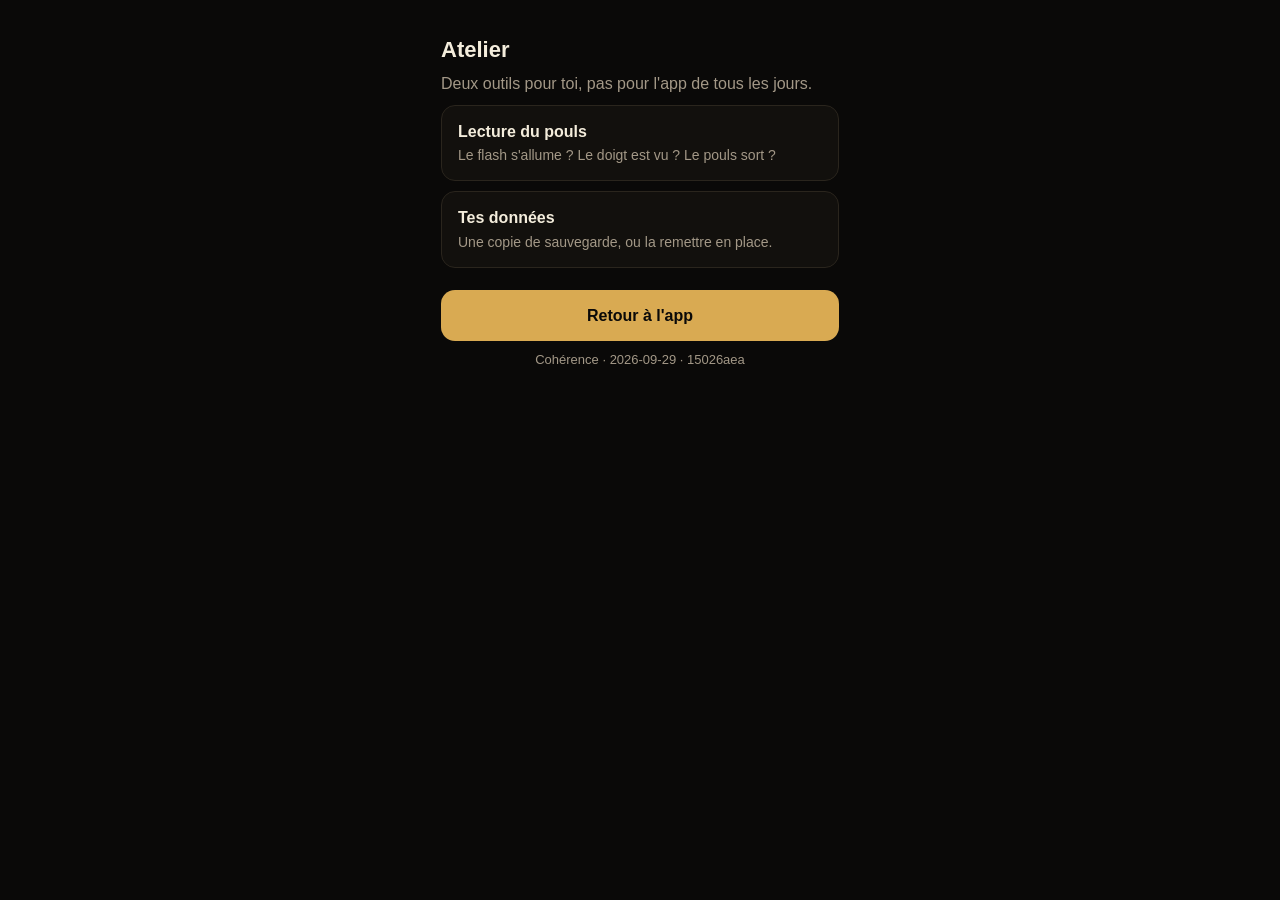
<file: lab/index.html>
<!doctype html>
<html lang="fr">
<head>
<meta charset="utf-8">
<meta name="viewport" content="width=device-width, initial-scale=1, viewport-fit=cover">
<meta name="color-scheme" content="dark">
<meta name="robots" content="noindex">
<link rel="icon" href="/assets/icons/favicon.svg" type="image/svg+xml">
<link rel="apple-touch-icon" href="/assets/icons/apple-touch-icon.png">
<title>Cohérence · atelier</title>
<style>
  :root { --bg:#0A0908; --s1:#12100D; --line:#2A251D; --tx:#F4EDDC; --mu:#A39887; --gold:#D9AA52; }
  * { box-sizing: border-box; -webkit-tap-highlight-color: transparent; }
  html, body { margin:0; background:var(--bg); color:var(--tx); font:16px/1.45 -apple-system, BlinkMacSystemFont, "Segoe UI", sans-serif; -webkit-text-size-adjust:100%; }
  main { max-width: 430px; margin: 0 auto; padding: max(16px, env(safe-area-inset-top)) 16px calc(40px + env(safe-area-inset-bottom)); }
  h1 { font-size: 22px; margin: 18px 0 2px; font-weight: 600; }
  p { margin: 6px 0; color: var(--mu); }
  a.tool { display:block; background: var(--s1); border: 1px solid var(--line); border-radius: 14px; padding: 14px 16px; margin: 10px 0; color: var(--tx); text-decoration: none; }
  a.tool b { display:block; font-weight: 600; }
  a.tool span { color: var(--mu); font-size: 14px; }
  a.app { display:block; text-align:center; background: var(--gold); color: var(--bg); font-weight: 600; text-decoration:none; border-radius: 14px; padding: 14px 16px; margin: 22px 0 10px; }
  .fine { font-size: 13px; text-align:center; }
</style>
</head>
<body>
<main>
  <h1>Atelier</h1>
  <p>Deux outils pour toi, pas pour l'app de tous les jours.</p>
  <a class="tool" href="/lab/pulse.html"><b>Lecture du pouls</b><span>Le flash s'allume ? Le doigt est vu ? Le pouls sort ?</span></a>
  <a class="tool" href="/lab/data.html"><b>Tes données</b><span>Une copie de sauvegarde, ou la remettre en place.</span></a>
  <a class="app" href="/">Retour à l'app</a>
  <p class="fine">Cohérence · <span id="v"></span></p>
</main>
<script src="/js/version.js"></script>
<script>document.getElementById('v').textContent = (window.COH && COH.VERSION) || '';</script>
</body>
</html>
</file>
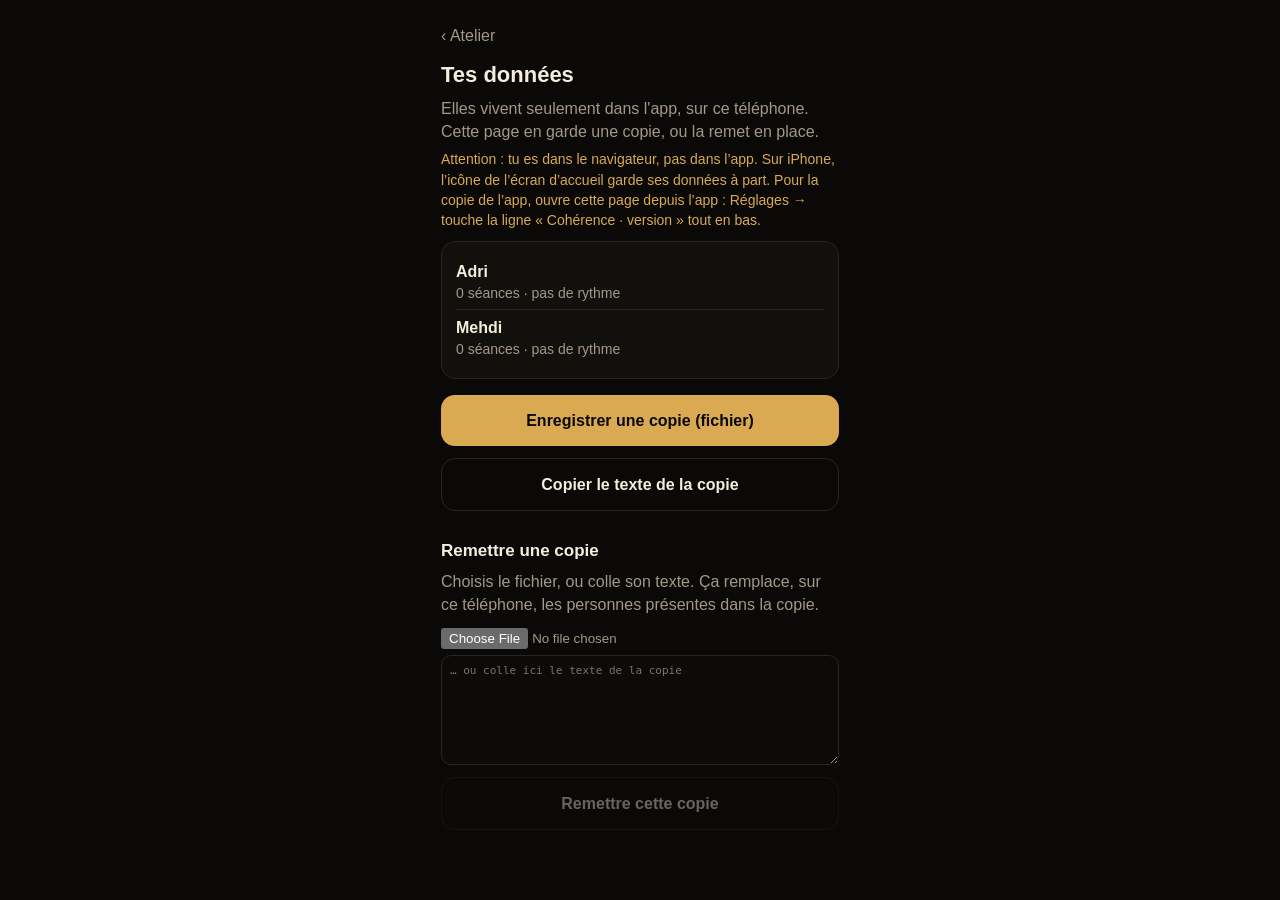
<file: lab/data.html>
<!doctype html>
<html lang="fr">
<head>
<meta charset="utf-8">
<meta name="viewport" content="width=device-width, initial-scale=1, viewport-fit=cover">
<meta name="color-scheme" content="dark">
<meta name="robots" content="noindex">
<link rel="icon" href="/assets/icons/favicon.svg" type="image/svg+xml">
<link rel="apple-touch-icon" href="/assets/icons/apple-touch-icon.png">
<title>Cohérence · tes données</title>
<style>
  :root { --bg:#0A0908; --s1:#12100D; --line:#2A251D; --tx:#F4EDDC; --mu:#A39887; --gold:#D9AA52; --red:#D07358; --ok:#8FBF7A; }
  * { box-sizing: border-box; -webkit-tap-highlight-color: transparent; }
  html, body { margin:0; background:var(--bg); color:var(--tx); font:16px/1.45 -apple-system, BlinkMacSystemFont, "Segoe UI", sans-serif; -webkit-text-size-adjust:100%; }
  main { max-width: 430px; margin: 0 auto; padding: max(16px, env(safe-area-inset-top)) 16px calc(40px + env(safe-area-inset-bottom)); }
  a.back { display:inline-block; color:var(--mu); text-decoration:none; padding:8px 0; }
  h1 { font-size: 22px; margin: 4px 0 2px; font-weight: 600; }
  h2 { font-size: 17px; margin: 22px 0 2px; font-weight: 600; }
  p { margin: 6px 0; color: var(--mu); }
  button { font: inherit; color: var(--bg); background: var(--gold); border: 0; border-radius: 14px; padding: 14px 16px; width: 100%; margin: 6px 0; font-weight: 600; }
  button.ghost { background: transparent; color: var(--tx); border: 1px solid var(--line); }
  button.danger { background: var(--red); color: #1A0D08; }
  button[disabled] { opacity: .4; }
  .card { background: var(--s1); border: 1px solid var(--line); border-radius: 14px; padding: 12px 14px; margin: 10px 0; }
  .who { padding: 6px 0; border-bottom: 1px solid var(--line); }
  .who:last-child { border-bottom: 0; }
  .who b { font-weight: 600; }
  .who span { display:block; color: var(--mu); font-size: 14px; }
  .ok { color: var(--ok); } .bad { color: var(--red); } .gold { color: var(--gold); }
  textarea { width: 100%; height: 110px; background: #0d0b09; color: var(--tx); border: 1px solid var(--line); border-radius: 10px; font: 11px/1.35 ui-monospace, Menlo, monospace; padding: 8px; }
  input[type=file] { width: 100%; color: var(--mu); margin: 6px 0; }
  .note { font-size: 14px; }
</style>
</head>
<body>
<main>
  <a class="back" href="/lab/index.html">‹ Atelier</a>
  <h1>Tes données</h1>
  <p>Elles vivent seulement dans l'app, sur ce téléphone. Cette page en garde une copie, ou la remet en place.</p>
  <p class="note" id="where"></p>

  <div class="card" id="status"><p>Je regarde…</p></div>

  <button id="save">Enregistrer une copie (fichier)</button>
  <button id="copy" class="ghost">Copier le texte de la copie</button>

  <h2>Remettre une copie</h2>
  <p>Choisis le fichier, ou colle son texte. Ça remplace, sur ce téléphone, les personnes présentes dans la copie.</p>
  <input type="file" id="file" accept=".json,application/json,text/plain">
  <textarea id="paste" placeholder="… ou colle ici le texte de la copie" spellcheck="false"></textarea>
  <div class="card" id="preview" hidden></div>
  <button id="restore" class="ghost" disabled>Remettre cette copie</button>
  <p class="note" id="done" hidden></p>
</main>

<script src="/js/version.js"></script>
<script src="/js/store.js"></script>
<script>
(function () {
  var S = COH.store, $ = function (id) { return document.getElementById(id); };
  var NAMES = { adri: 'Adri', mehdi: 'Mehdi' }, pending = null, armed = 0;

  function esc(s) { return String(s).replace(/[&<>]/g, function (c) { return { '&': '&amp;', '<': '&lt;', '>': '&gt;' }[c]; }); }
  function longDay(iso) { var d = new Date(iso + 'T12:00:00'); return d.toLocaleDateString('fr-FR', { weekday: 'long', day: 'numeric', month: 'long' }); }
  function describe(p) {                                                    // one profile, in a line
    if (!p) return 'rien';
    var n = (p.sessions || []).length, last = (p.sessions || []).reduce(function (m, s) { return s.day && s.day > m ? s.day : m; }, '');
    var bits = [n + (n === 1 ? ' séance' : ' séances')];
    if ((p.sos || []).length) bits.push(p.sos.length + ' SOS');
    if ((p.cyc || []).length) bits.push(p.cyc.length + ' soupir' + (p.cyc.length === 1 ? ' cyclique' : 's cycliques'));
    bits.push(p.rhythm ? 'rythme ' + p.rhythm.value.toFixed(1) : 'pas de rythme');
    if (last) bits.push('dernière : ' + longDay(last));
    return bits.join(' · ');
  }

  function paintStatus() {
    return Promise.all(S.WHO.map(function (w) { return S.load(w); })).then(function (ps) {
      $('status').innerHTML = ps.map(function (p) { return '<div class="who"><b>' + NAMES[p.who] + '</b><span>' + esc(describe(p)) + '</span></div>'; }).join('');
    });
  }

  function stamp() { var d = new Date(); return d.getFullYear() + '-' + ('0' + (d.getMonth() + 1)).slice(-2) + '-' + ('0' + d.getDate()).slice(-2); }

  $('save').addEventListener('click', function () {
    S.exportAll().then(function (text) {
      var name = 'coherence-' + stamp() + '.json', file = new File([text], name, { type: 'application/json' });
      if (navigator.canShare && navigator.canShare({ files: [file] })) {
        return navigator.share({ files: [file], title: 'Cohérence — copie des données' }).catch(function (e) { if (!e || e.name !== 'AbortError') throw e; });
      }
      var a = document.createElement('a'); a.href = URL.createObjectURL(file); a.download = name; document.body.appendChild(a); a.click(); a.remove();
    }).catch(function (e) { $('done').hidden = false; $('done').className = 'note bad'; $('done').textContent = 'Impossible d’enregistrer : ' + (e && e.message); });
  });

  $('copy').addEventListener('click', function () {
    S.exportAll().then(function (text) {
      var ta = $('paste'), b = $('copy'), done = function () { b.textContent = 'Copié'; setTimeout(function () { b.textContent = 'Copier le texte de la copie'; }, 1600); };
      if (navigator.clipboard && navigator.clipboard.writeText) navigator.clipboard.writeText(text).then(done, function () { ta.value = text; ta.focus(); ta.select(); document.execCommand('copy'); done(); });
      else { ta.value = text; ta.focus(); ta.select(); document.execCommand('copy'); done(); }
    });
  });

  /* a copy is read, shown next to what the phone has, and only then put back — on a second touch */
  function preview(text) {
    var d = null;
    try { d = JSON.parse(text); } catch (e) { d = null; }
    var box = $('preview'), btn = $('restore');
    pending = null; armed = 0; btn.className = 'ghost'; btn.textContent = 'Remettre cette copie'; btn.disabled = true; $('done').hidden = true;
    if (!text.trim()) { box.hidden = true; return; }
    box.hidden = false;
    if (!d || d.app !== 'coherence' || !d.profiles) { box.innerHTML = '<span class="bad">Ce n’est pas une copie de Cohérence.</span>'; return; }
    var rows = S.WHO.filter(function (w) { return d.profiles[w]; }).map(function (w) {
      var mine = S.profile(w), theirs = S.normalizeProfile(d.profiles[w], w), fewer = mine && theirs.sessions.length < mine.sessions.length;
      return '<div class="who"><b>' + NAMES[w] + '</b><span>dans la copie : ' + esc(describe(theirs)) + '</span><span>sur ce téléphone : ' + esc(describe(mine)) + '</span>' +
             (fewer ? '<span class="bad">La copie a ' + (mine.sessions.length - theirs.sessions.length) + ' séance(s) de moins que le téléphone : elles seraient perdues.</span>' : '') + '</div>';
    });
    if (!rows.length) { box.innerHTML = '<span class="bad">Cette copie ne contient personne.</span>'; return; }
    box.innerHTML = rows.join('') + '<p class="note">Copie faite le ' + esc(d.exportedAt ? new Date(d.exportedAt).toLocaleString('fr-FR') : '?') + '.</p>';
    pending = text; btn.disabled = false;
  }
  $('paste').addEventListener('input', function () { preview($('paste').value); });
  $('file').addEventListener('change', function () {
    var f = $('file').files && $('file').files[0]; if (!f) return;
    var r = new FileReader(); r.onload = function () { $('paste').value = String(r.result); preview(String(r.result)); }; r.readAsText(f);
  });

  $('restore').addEventListener('click', function () {
    if (!pending) return;
    var btn = $('restore');
    if (!armed) {                                                             // first touch: ask again
      armed = 1; btn.className = 'danger'; btn.textContent = 'Toucher encore pour remplacer';
      setTimeout(function () { if (armed === 1) { armed = 0; btn.className = 'ghost'; btn.textContent = 'Remettre cette copie'; } }, 5000);
      return;
    }
    armed = 2; btn.disabled = true;
    S.importAll(pending).then(function () { return S.flush(); }).then(function () {
      pending = null; btn.className = 'ghost'; btn.textContent = 'Remettre cette copie';
      $('done').hidden = false; $('done').className = 'note ok'; $('done').textContent = '✓ C’est remis. Retourne dans l’app.';
      $('preview').hidden = true; $('paste').value = ''; return paintStatus();
    }).catch(function (e) { $('done').hidden = false; $('done').className = 'note bad'; $('done').textContent = 'Échec : ' + (e && e.message); btn.disabled = false; armed = 0; });
  });

  var standalone = !!(navigator.standalone || (window.matchMedia && matchMedia('(display-mode: standalone)').matches));
  $('where').innerHTML = standalone ? '<span class="ok">Tu es dans l’app : ce sont bien les données de l’app.</span>'
    : '<span class="gold">Attention : tu es dans le navigateur, pas dans l’app. Sur iPhone, l’icône de l’écran d’accueil garde ses données à part. Pour la copie de l’app, ouvre cette page depuis l’app : Réglages → touche la ligne « Cohérence · version » tout en bas.</span>';

  S.init().then(function (r) {
    if (r.volatile) { $('status').innerHTML = '<span class="bad">Ce navigateur refuse de garder quoi que ce soit ici.</span>'; return; }
    return paintStatus();
  });
})();
</script>
</body>
</html>
</file>
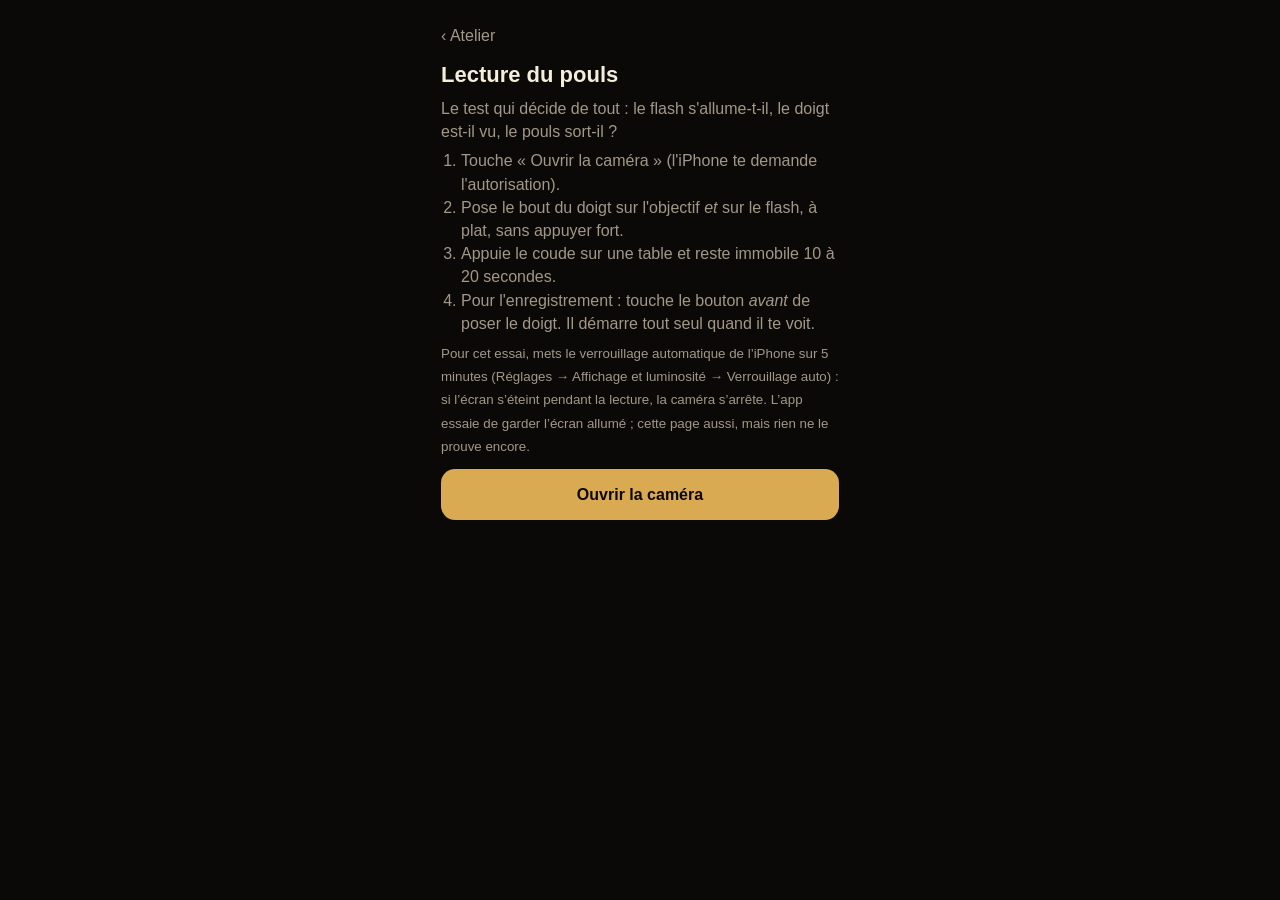
<file: lab/pulse.html>
<!doctype html>
<html lang="fr">
<head>
<meta charset="utf-8">
<meta name="viewport" content="width=device-width, initial-scale=1, viewport-fit=cover">
<meta name="color-scheme" content="dark">
<meta name="robots" content="noindex">
<link rel="icon" href="/assets/icons/favicon.svg" type="image/svg+xml">
<link rel="apple-touch-icon" href="/assets/icons/apple-touch-icon.png">
<title>Cohérence · lecture du pouls</title>
<style>
  :root { --bg:#0A0908; --s1:#12100D; --s2:#1A1712; --line:#2A251D; --tx:#F4EDDC; --mu:#A39887; --gold:#D9AA52; --red:#D07358; --ok:#8FBF7A; }
  * { box-sizing: border-box; -webkit-tap-highlight-color: transparent; }
  html, body { margin:0; background:var(--bg); color:var(--tx); font:16px/1.45 -apple-system, BlinkMacSystemFont, "Segoe UI", sans-serif; -webkit-text-size-adjust:100%; }
  main { max-width: 430px; margin: 0 auto; padding: max(16px, env(safe-area-inset-top)) 16px calc(40px + env(safe-area-inset-bottom)); }
  a.back { display:inline-block; color:var(--mu); text-decoration:none; padding:8px 0; }
  h1 { font-size: 22px; margin: 4px 0 2px; font-weight: 600; }
  p { margin: 6px 0; color: var(--mu); }
  button { font: inherit; color: var(--bg); background: var(--gold); border: 0; border-radius: 14px; padding: 14px 16px; width: 100%; margin: 6px 0; font-weight: 600; }
  button.ghost { background: transparent; color: var(--tx); border: 1px solid var(--line); }
  button[disabled] { opacity: .4; }
  .card { background: var(--s1); border: 1px solid var(--line); border-radius: 14px; padding: 12px 14px; margin: 10px 0; }
  .row { display:flex; justify-content: space-between; gap: 10px; padding: 4px 0; border-bottom: 1px solid var(--line); }
  .row:last-child { border-bottom: 0; }
  .row b { font-weight: 500; color: var(--mu); }
  .row span { text-align: right; font-variant-numeric: tabular-nums; }
  canvas { width: 100%; height: 96px; display:block; background:#0d0b09; border-radius: 10px; }
  .sw { height: 30px; border-radius: 8px; border: 1px solid var(--line); margin-bottom: 8px; }
  .ok { color: var(--ok); } .bad { color: var(--red); } .gold { color: var(--gold); }
  .verdict { display:flex; flex-direction:column; gap:0; }
  .verdict .v { display:flex; align-items:center; gap:12px; padding: 9px 0; border-bottom:1px solid var(--line); }
  .verdict .v:last-of-type { border-bottom:0; }
  .dot { flex:none; width:14px; height:14px; border-radius:50%; background:var(--line); }
  .dot.ok { background:var(--ok); } .dot.bad { background:var(--red); } .dot.gold { background:var(--gold); }
  .v b { display:block; font-weight:600; }
  .v small { display:block; color:var(--mu); }
  .say { font-size:17px; color:var(--tx); margin:10px 0 2px; }
  details summary { color:var(--mu); padding:6px 0; cursor:pointer; }
  textarea { width: 100%; height: 170px; background: #0d0b09; color: var(--tx); border: 1px solid var(--line); border-radius: 10px; font: 11px/1.35 ui-monospace, Menlo, monospace; padding: 8px; }
  small { color: var(--mu); }
  ol { margin: 6px 0 6px 20px; padding: 0; color: var(--mu); }
  .camvideo { position: fixed; left: 0; top: 0; width: 2px; height: 2px; opacity: .01; pointer-events: none; z-index: -1; }
</style>
</head>
<body>
<main>
  <a class="back" href="/lab/index.html">‹ Atelier</a>
  <h1>Lecture du pouls</h1>
  <p>Le test qui décide de tout : le flash s'allume-t-il, le doigt est-il vu, le pouls sort-il ?</p>
  <ol>
    <li>Touche « Ouvrir la caméra » (l'iPhone te demande l'autorisation).</li>
    <li>Pose le bout du doigt sur l'objectif <em>et</em> sur le flash, à plat, sans appuyer fort.</li>
    <li>Appuie le coude sur une table et reste immobile 10 à 20 secondes.</li>
    <li>Pour l'enregistrement : touche le bouton <em>avant</em> de poser le doigt. Il démarre tout seul quand il te voit.</li>
  </ol>

  <p><small>Pour cet essai, mets le verrouillage automatique de l’iPhone sur 5 minutes (Réglages → Affichage et luminosité → Verrouillage auto) : si l’écran s’éteint pendant la lecture, la caméra s’arrête. L’app essaie de garder l’écran allumé ; cette page aussi, mais rien ne le prouve encore.</small></p>

  <button id="go">Ouvrir la caméra</button>

  <div class="card" id="live" hidden>
    <div class="verdict">
      <div class="v"><i class="dot" id="d-torch"></i><div><b>Flash</b><small id="t-torch">–</small></div></div>
      <div class="v"><i class="dot" id="d-cov"></i><div><b>Doigt</b><small id="t-cov">–</small></div></div>
      <div class="v"><i class="dot" id="d-pulse"></i><div><b>Pouls</b><small id="t-pulse">–</small></div></div>
    </div>
    <p class="say" id="say"></p>
    <canvas id="wave" width="800" height="240"></canvas>
    <details>
      <summary>Détails techniques</summary>
      <div class="sw" id="sw"></div>
      <div class="row"><b>Caméra</b><span id="s-state">–</span></div>
      <div class="row"><b>Images</b><span id="s-frames">–</span></div>
      <div class="row"><b>Couleur (R · V · B)</b><span id="s-color">–</span></div>
      <div class="row"><b>Rouge / vert</b><span id="s-ratio">–</span></div>
      <div class="row"><b>Qualité du signal</b><span id="s-sqi">–</span></div>
    </details>
  </div>

  <div id="tools" hidden>
    <button id="torch" class="ghost">Réessayer le flash</button>
    <button id="rec">Enregistrer 40 s et analyser</button>
    <p id="recstat" hidden></p>
    <div class="card" id="recres" hidden></div>
    <button id="copy" class="ghost">Copier le rapport</button>
    <button id="copyraw" class="ghost" disabled>Copier avec les mesures brutes</button>
    <textarea id="report" readonly spellcheck="false"></textarea>
    <p><small>Colle le rapport dans le chat : il dit ce que le téléphone déclare de sa caméra et ce qui s'est passé à chaque essai du flash. Les « mesures brutes » (après un enregistrement) permettent de régler la lecture sur ton iPhone sans te redemander de refaire quoi que ce soit.</small></p>
  </div>
</main>

<script src="/js/version.js"></script>
<script src="/js/analysis.js"></script>
<script src="/js/guide.js"></script>
<script src="/js/pulse.js"></script>
<script>
(function () {
  var P = COH.pulse, $ = function (id) { return document.getElementById(id); };
  var cv = $('wave'), cx = cv.getContext('2d'), lastRec = null, lastRaw = null, timer = 0, notes = [];

  function paintWave() {
    var w = cv.width, h = cv.height; cx.clearRect(0, 0, w, h);
    cx.strokeStyle = '#2A251D'; cx.lineWidth = 2; cx.beginPath(); cx.moveTo(0, h / 2); cx.lineTo(w, h / 2); cx.stroke();
    var pts = P.wave(6); if (pts.length < 3) return;
    cx.strokeStyle = P.steady ? '#D9AA52' : '#857B6B'; cx.lineWidth = 3.5; cx.lineJoin = 'round'; cx.beginPath();
    pts.forEach(function (p, i) { var x = w * (1 - p.t / 6), y = h / 2 - p.y * h * 0.36; if (i) cx.lineTo(x, y); else cx.moveTo(x, y); });
    cx.stroke();
  }
  function line(dotId, txtId, cls, text) { $(dotId).className = 'dot ' + cls; $(txtId).textContent = text; }

  /* what a person needs to read: three lines and one sentence */
  function verdict(s, r) {
    var dark = s.color.r < 60 && s.color.g < 30;
    if (s.torch === 'on') line('d-torch', 't-torch', 'ok', 'allumé');
    else if (s.torch === 'assumed') line('d-torch', 't-torch', dark ? 'bad' : 'gold', dark ? 'demandé, mais l’image est noire : il ne semble pas allumé' : 'demandé (l’iPhone ne dit pas s’il est allumé ; l’image dira)');
    else if (s.torch === 'trying') line('d-torch', 't-torch', 'gold', 'j’essaie de l’allumer…');
    else if (s.torch === 'refused') line('d-torch', 't-torch', 'bad', 'refusé par le téléphone (après plusieurs essais)');
    else line('d-torch', 't-torch', 'gold', 'éteint');
    var ratio = r.ratio;
    if (r.coveredLenient) line('d-cov', 't-cov', 'ok', 'vu (rouge ' + ratio.toFixed(1) + ' fois le vert)');
    else line('d-cov', 't-cov', 'bad', 'je ne vois pas de doigt : recouvre l’objectif ET le flash');
    if (s.steady) line('d-pulse', 't-pulse', 'ok', 'stable · ' + (s.hr ? s.hr.toFixed(0) : '–') + ' battements par minute');
    else line('d-pulse', 't-pulse', 'gold', 'je cherche… (' + ({ camera: 'caméra', flash: 'flash', signal: 'signal' }[P.failure()] || P.failure()) + ')');
    var say;
    if (s.state !== 'live') say = 'La caméra n’est pas ouverte (' + s.state + ').';
    else if (s.steady && s.torch !== 'on' && (s.torch === 'refused' || s.torch === 'off' || dark)) say = '✓ Le pouls est lu, mais sans le flash : à la lumière ambiante. Fais l’enregistrement de 40 s pour voir si le signal reste assez bon.';
    else if (s.steady) say = '✓ Ça marche : le pouls est lu.';
    else if (dark && s.torch !== 'on') say = '✗ Le flash ne s’allume pas : l’image est noire. Touche « Réessayer le flash ». Sinon, essaie près d’une fenêtre ou sous une lampe : l’app sait lire le pouls à la lumière ambiante quand le signal est assez bon.';
    else if (!r.coveredLenient) say = 'Pose le bout du doigt sur l’objectif et le flash, ensemble, sans appuyer fort.';
    else say = 'Doigt vu, je cherche le pouls… reste immobile quelques secondes.';
    $('say').textContent = say;
  }

  function refresh() {
    var s = P.snapshot(), c = s.color, r = P.report();
    $('sw').style.background = 'rgb(' + Math.round(c.r) + ',' + Math.round(c.g) + ',' + Math.round(c.b) + ')';
    $('s-state').textContent = s.state + ' · ' + s.fps.toFixed(1) + ' images/s · horloge : ' + s.timeSrc;
    $('s-frames').textContent = s.frames;
    $('s-color').textContent = c.r.toFixed(0) + ' · ' + c.g.toFixed(0) + ' · ' + c.b.toFixed(0);
    $('s-ratio').textContent = r.ratio.toFixed(2);
    $('s-sqi').textContent = s.sqi.toFixed(2) + (s.chan ? ' · canal ' + s.chan + (s.pol > 0 ? '+' : '−') : '');
    verdict(s, r);
    paintWave();
    r.notes = notes; if (lastRec) r.recording = lastRec;
    var ta = $('report'); if (document.activeElement !== ta) ta.value = JSON.stringify(r, null, 1);
  }

  $('go').addEventListener('click', function () {
    $('go').disabled = true; $('go').textContent = 'J’ouvre…';
    try { COH.guide.awake.on(); } catch (e) { notes.push('awake failed: ' + e); }             // the screen stays lit while the page reads (a touch is what lets the phone allow it)
    P.open().then(function () {
      $('go').hidden = true; $('live').hidden = false; $('tools').hidden = false;
      clearInterval(timer); timer = setInterval(refresh, 250); refresh();
    }, function (e) {
      $('go').disabled = false; $('go').textContent = 'Ouvrir la caméra';
      notes.push('open failed: ' + JSON.stringify(e)); $('live').hidden = false; $('tools').hidden = false; refresh();
      var k = e && e.kind;
      $('say').textContent = k === 'denied' ? '✗ La caméra est refusée. Réglages de l’iPhone → Chrome (ou l’app) → Caméra, puis recharge la page.' : '✗ Impossible d’ouvrir la caméra (' + k + ' · ' + (e && e.name) + ').';
    });
  });

  $('torch').addEventListener('click', function () { notes.push('manual torch retry at ' + new Date().toISOString()); P.retryTorch().then(refresh); });

  /* the recording. It waits for the finger (so the button can be pressed before the finger goes on), lets the picture settle,
     then keeps 40 s of finger. A finger that leaves pauses the count — the pauses are written in the report — so one slip
     does not spoil the whole attempt. */
  var REC_S = 40, SEE_S = 1.5, SETTLE_S = 3, LOSE_S = 1.2, BACK_S = 1.0, WAIT_MAX_S = 60, REC_MAX_S = 110, recTimer = 0;
  function fingerNow(s) { var c = s.color; return s.state === 'live' && c.r >= 20 && c.r >= 1.25 * Math.max(c.g, 1); }
  var WHY = { 'few-beats': 'trop peu de battements lus', 'low-coverage': 'battements lus sur trop peu du temps', 'low-quality': 'signal trop irrégulier', 'short-stretches': 'morceaux lus trop courts', 'short': 'enregistrement trop court' };

  $('rec').addEventListener('click', function () {
    var b = $('rec'), st = $('recstat'), tStart = Date.now() / 1000, phase = 'wait', since = null, settleAt = 0, recAt = 0, lostAt = null, backAt = null,
        paused = false, lostFrom = 0, lostS = 0, pauses = 0, events = [];
    st.hidden = false;
    if (P.state !== 'live') { st.textContent = 'La caméra n’est pas ouverte : touche d’abord « Ouvrir la caméra ».'; return; }
    b.disabled = true; $('recres').hidden = true; clearInterval(recTimer);

    function reset(msg) { clearInterval(recTimer); if (phase === 'rec') P.stopRecording(); st.textContent = msg; b.disabled = false; b.textContent = 'Enregistrer 40 s et analyser'; }
    function finish() {
      clearInterval(recTimer);
      var r = P.stopRecording();
      if (!r || r.t.length < 90) { st.textContent = 'Trop peu d’images enregistrées (' + (r ? r.t.length : 0) + ').'; b.disabled = false; b.textContent = 'Enregistrer 40 s et analyser'; return; }
      lastRaw = r;
      var a = COH.analysis.analyzeWindow({ t: r.t, r: r.r, g: r.g, segs: r.segs }, { spectral: false, curve: false }), seen = 0, i;
      for (i = 0; i < r.t.length; i++) if (r.r[i] >= 20 && r.r[i] >= 1.25 * Math.max(r.g[i], 1)) seen++;
      lastRec = { seconds: +r.seconds.toFixed(1), frames: r.t.length, ok: a.ok, reason: a.reason, hr: a.hr && +a.hr.toFixed(1), rmssd: a.rmssd && +a.rmssd.toFixed(1),
                  coverage: +a.coverage.toFixed(2), sqi: +a.sqi.toFixed(2), chan: a.chan, pol: a.pol, nBeats: a.nBeats, nValid: a.nValid,
                  fingerFrames: +(seen / r.t.length).toFixed(2), pauses: pauses, lostSeconds: +lostS.toFixed(1), events: events, waitedS: +(recAt - tStart).toFixed(1) };
      var fin = '<div class="row"><b>Doigt vu</b><span>' + Math.round(100 * lastRec.fingerFrames) + ' % de l’enregistrement' + (pauses ? ' · ' + pauses + ' pause' + (pauses > 1 ? 's' : '') : '') + '</span></div>';
      $('recres').hidden = false;
      $('recres').innerHTML = a.ok
        ? '<div class="row"><b>Pouls</b><span class="ok">' + lastRec.hr + ' / min</span></div><div class="row"><b>Variabilité (RMSSD)</b><span>' + lastRec.rmssd + ' ms</span></div><div class="row"><b>Battements lus</b><span>' + a.nValid + ' sur ' + a.nBeats + '</span></div><div class="row"><b>Qualité</b><span>' + lastRec.sqi + '</span></div>' + fin
        : '<div class="row"><b>Illisible</b><span class="bad">' + (WHY[a.reason] || a.reason) + '</span></div><div class="row"><b>Battements lus</b><span>' + a.nValid + ' sur ' + a.nBeats + ' · sur ' + Math.round(lastRec.coverage * 100) + ' % du temps</span></div><div class="row"><b>Qualité</b><span>' + lastRec.sqi + '</span></div>' + fin;
      st.textContent = 'Terminé. Touche « Copier avec les mesures brutes », puis colle le texte dans le chat.';
      b.disabled = false; b.textContent = 'Enregistrer 40 s et analyser'; $('copyraw').disabled = false; refresh();
    }
    function step() {
      var s = P.snapshot(), seen = fingerNow(s), now = Date.now() / 1000;
      if (phase === 'wait') {
        b.textContent = 'J’attends ton doigt…';
        st.textContent = seen ? 'Je te vois. Ne bouge plus…' : 'Pose le doigt sur l’objectif et le flash, à plat, sans appuyer.';
        if (!seen) since = null; else if (since === null) since = now;
        if (since !== null && now - since >= SEE_S) { phase = 'settle'; settleAt = now; }
        else if (now - tStart > WAIT_MAX_S) reset('Je n’ai pas vu de doigt en ' + WAIT_MAX_S + ' s.');
      } else if (phase === 'settle') {
        b.textContent = 'Ne bouge plus… ' + Math.max(1, Math.ceil(SETTLE_S - (now - settleAt)));
        st.textContent = seen ? 'Je laisse l’image se stabiliser.' : 'Le doigt a bougé : remets-le.';
        if (!seen) { phase = 'wait'; since = null; }
        else if (now - settleAt >= SETTLE_S) { phase = 'rec'; recAt = now; P.startRecording('lab'); }
      } else {
        var got = P.recordingSeconds();
        if (!paused) {
          if (seen) lostAt = null;
          else if (lostAt === null) lostAt = now;
          else if (now - lostAt >= LOSE_S) { P.pauseRecording(); paused = true; pauses++; lostFrom = now; backAt = null; events.push({ at: +got.toFixed(1), wall: +(now - recAt).toFixed(1), what: 'lost' }); }
        } else if (seen) {
          if (backAt === null) backAt = now;
          else if (now - backAt >= BACK_S) { P.resumeRecording(); paused = false; lostS += now - lostFrom; lostAt = null; events.push({ at: +got.toFixed(1), wall: +(now - recAt).toFixed(1), what: 'back' }); }
        } else backAt = null;
        b.textContent = 'J’enregistre… ' + Math.max(0, Math.ceil(REC_S - got)) + ' s';
        st.textContent = paused ? 'Doigt perdu : remets-le, le compte reprend.' : (P.steady ? 'Pouls vu · ' + Math.round(P.hr) + ' par minute.' : 'Je cherche le pouls… reste immobile.');
        if (got >= REC_S) finish();
        else if (now - recAt > REC_MAX_S) finish();
      }
    }
    recTimer = setInterval(step, 250); step();
  });

  function raw() {                                              // the samples of the last recording, compact: time in ms from the first frame, two colour channels, and sums to catch a damaged paste
    if (!lastRaw) return null;
    var t0 = lastRaw.t[0], rd = function (x) { return Math.round(x * 100) / 100; }, sum = function (a, k) { var q = 0; for (var i = 0; i < a.length; i++) q += Math.round(a[i] * k); return q; };
    var dt = Array.prototype.map.call(lastRaw.t, function (t) { return Math.round((t - t0) * 1000); });
    var r = Array.prototype.map.call(lastRaw.r, rd), g = Array.prototype.map.call(lastRaw.g, rd);
    return { t0: +t0.toFixed(3), unit: 'dt in ms from t0; segs in seconds on the same clock as t0', dt: dt, r: r, g: g, segs: lastRaw.segs || null,
             check: { n: dt.length, dt: sum(dt, 1), r: sum(r, 100), g: sum(g, 100) } };
  }
  function copyText(text, btn, label) {
    var ta = $('report'); ta.value = text;
    var done = function () { btn.textContent = 'Copié'; setTimeout(function () { btn.textContent = label; refresh(); }, 1600); };
    if (navigator.clipboard && navigator.clipboard.writeText) navigator.clipboard.writeText(text).then(done, function () { ta.focus(); ta.select(); document.execCommand('copy'); done(); });
    else { ta.focus(); ta.select(); document.execCommand('copy'); done(); }
  }
  $('copy').addEventListener('click', function () { copyText($('report').value, $('copy'), 'Copier le rapport'); });
  $('copyraw').addEventListener('click', function () {
    var r = P.report(); r.notes = notes; if (lastRec) r.recording = lastRec; r.samples = raw();
    copyText(JSON.stringify(r), $('copyraw'), 'Copier avec les mesures brutes');
  });
})();
</script>
</body>
</html>
</file>
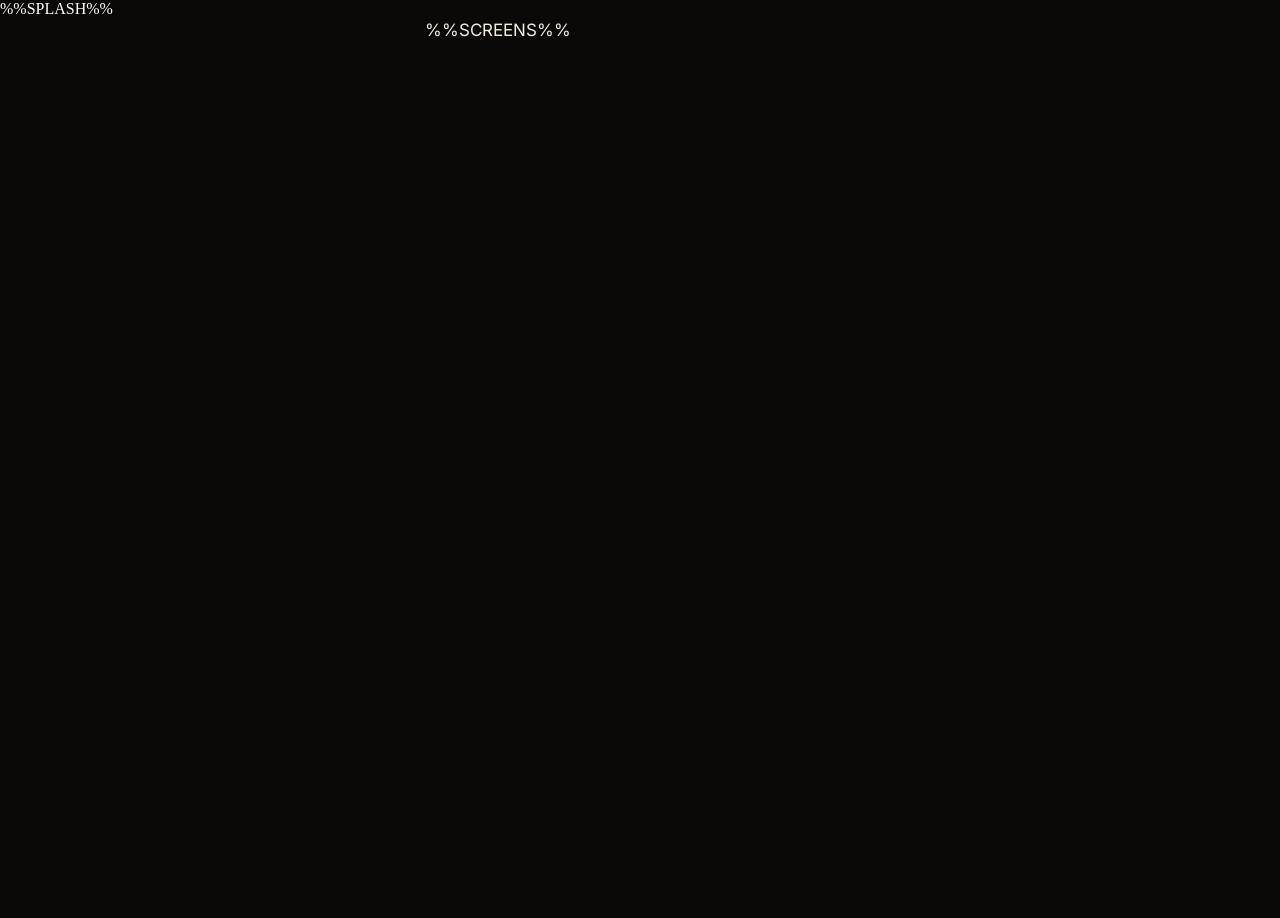
<file: scripts/index.template.html>
<!DOCTYPE html>
<html lang="en">
<head>
<meta charset="UTF-8">
<meta name="viewport" content="width=device-width, initial-scale=1.0, viewport-fit=cover">
<meta name="color-scheme" content="dark">
<meta name="theme-color" content="#0A0908">
<meta name="robots" content="noindex, nofollow">
<meta name="apple-mobile-web-app-capable" content="yes">
<meta name="mobile-web-app-capable" content="yes">
<meta name="apple-mobile-web-app-status-bar-style" content="black-translucent">
<meta name="apple-mobile-web-app-title" content="Cohérence">
<meta name="application-name" content="Cohérence">
<meta name="format-detection" content="telephone=no">
<title>Cohérence</title>
<link rel="manifest" href="/manifest.webmanifest">
<link rel="icon" type="image/svg+xml" href="/assets/icons/favicon.svg">
<link rel="icon" type="image/png" sizes="32x32" href="/assets/icons/favicon-32.png">
<link rel="apple-touch-icon" href="/assets/icons/apple-touch-icon.png">
%%SPLASH%%
<link rel="preload" href="/assets/fonts/fraunces-500.woff2" as="font" type="font/woff2" crossorigin>
<link rel="preload" href="/assets/fonts/inter-400.woff2" as="font" type="font/woff2" crossorigin>
<link rel="preload" href="/assets/fonts/inter-500.woff2" as="font" type="font/woff2" crossorigin>
<link rel="stylesheet" href="/css/app.css">
<link rel="stylesheet" href="/css/extra.css">
</head>
<body>
<div class="app" data-ring="b">
%%SCREENS%%</div>
<script src="/js/version.js"></script>
<script src="/js/analysis.js"></script>
<script src="/js/store.js"></script>
<script src="/js/model.js"></script>
<script src="/js/pulse.js"></script>
<script src="/js/guide.js"></script>
<script src="/js/nav.js"></script>
<script src="/js/paint.js"></script>
<script src="/js/flows.js"></script>
<script src="/js/boot.js"></script>
</body>
</html>
</file>
<file: css/app.css>
/* lifted from the drawing by scripts/lift.py — never hand-edited; the app's own additions are in extra.css */
@font-face{font-family:'Fraunces';font-style:normal;font-weight:500;font-display:block;src:url(/assets/fonts/fraunces-500.woff2) format('woff2')}
@font-face{font-family:'Inter';font-style:normal;font-weight:400;font-display:block;src:url(/assets/fonts/inter-400.woff2) format('woff2')}
@font-face{font-family:'Inter';font-style:normal;font-weight:500;font-display:block;src:url(/assets/fonts/inter-500.woff2) format('woff2')}
/* the tokens live ON .app (never :root): the gold can be swapped from the kit and every color-mix follows */
html{height:100%;background:#0A0908;-webkit-text-size-adjust:100%}
body{height:100%;margin:0}
.app{
 --bg:#0A0908;--s1:#12100D;--s2:#1A1712;--s3:#24201A;--line:#2A251D;--line2:#3B3427;
 --tx:#F4EDDC;--mu:#A39887;--dim:#857B6B;--gold:#D9AA52;--on-gold:#1A1307;--red:#D07358;
 --gold-hi:color-mix(in srgb,var(--gold) 78%,#fff);--gold-lo:color-mix(in srgb,var(--gold) 66%,#000);
 --display:'Fraunces',Georgia,'Times New Roman',serif;--body:'Inter',-apple-system,system-ui,'Segoe UI',sans-serif;
 --ease:cubic-bezier(.32,.72,0,1);
 --top:env(safe-area-inset-top,0px);--bot:env(safe-area-inset-bottom,0px);
 position:relative;height:100%;overflow:hidden;background:var(--bg);color:var(--tx);
 font:400 17px/25px var(--body);-webkit-font-smoothing:antialiased;text-rendering:optimizeLegibility;
 -webkit-user-select:none;user-select:none;-webkit-touch-callout:none;-webkit-tap-highlight-color:transparent}
.app *,.app *::before,.app *::after{box-sizing:border-box}
:where(.app *){margin:0;padding:0}
:where(.app button,.app input,.app textarea){font:inherit;color:inherit;background:none;border:0}
:where(.app button){cursor:pointer}
.app button:focus-visible,.app [role=button]:focus-visible,.app input:focus-visible{outline:2px solid var(--gold);outline-offset:2px}
.hidden{display:none!important}
/* one phone, whatever holds it: the bench bezel, the full-bleed phone, or the raw file on a desk */
/* ───────────── the one view: exactly one screen shown ───────────── */
.scr{position:absolute;inset:0;display:none;z-index:1;background:var(--bg)}
.scr.on{display:flex;flex-direction:column}
.xghost,.frozen{position:absolute;inset:0;display:flex;flex-direction:column;background:var(--bg);pointer-events:none}
.xghost{z-index:3}
.xghost *,.frozen *{animation:none!important}
/* ───────────── the top bar ───────────── */
.top{position:relative;z-index:2;flex:none;display:flex;align-items:center;gap:4px;height:calc(52px + var(--top));padding:var(--top) 14px 0 12px}
.tb-back{flex:none;width:44px;height:44px;display:grid;place-items:center;border-radius:12px;color:var(--tx)}
.tb-sp{display:none}
.tt{flex:1;min-width:0;padding-left:8px;font:500 17px/24px var(--body);white-space:nowrap;overflow:hidden;text-overflow:ellipsis}
.tb-back+.tt{padding-left:2px}
/* ───────────── body and foot ───────────── */
.body{flex:1 1 auto;min-height:0;overflow-y:auto;overflow-x:hidden;-webkit-overflow-scrolling:touch;scrollbar-width:none;
 padding:6px 20px 28px;display:flex;flex-direction:column;gap:14px}
.body::-webkit-scrollbar{display:none}
.body{-webkit-mask-image:linear-gradient(to bottom,#000 calc(100% - 22px),transparent);mask-image:linear-gradient(to bottom,#000 calc(100% - 22px),transparent)}
.body.vmid::before{content:'';flex:1 1 0}
.body.vmid::after{content:'';flex:1.4 1 0}
.body>*{flex:none}
.body.center,.codescr .body{align-items:center}
.body.center{text-align:center}
.body.center::before,.body.center::after,.codescr .body::before,.codescr .body::after{content:'';flex:1 1 0;min-height:0}
.foot{flex:none;display:flex;flex-direction:column;gap:10px;padding:12px 20px calc(18px + var(--bot))}
.frow{display:flex;align-items:center;gap:10px}
.h1+.p,.h1+.fine,.eyebrow+.h1{margin-top:-6px}
/* ───────────── type: display 64 · title 32 · heading 22 · body 17 · small 14 · label 12 ───────────── */
.eyebrow{font:500 12px/16px var(--body);letter-spacing:.14em;text-transform:uppercase;color:var(--gold)}
.h1{font:500 32px/38px var(--display);letter-spacing:-.005em}
.h2{font:500 22px/28px var(--display)}
.p{font:400 17px/25px var(--body)}
.mu,.p.mu{color:var(--mu)}
.fine{font:400 14px/20px var(--body);color:var(--mu)}
.lbl{font:500 12px/16px var(--body);letter-spacing:.14em;text-transform:uppercase;color:var(--mu)}
.center{text-align:center}
.err{color:var(--red)}
.big,.big2{font:500 32px/1 var(--display)}
.big small,.big2 small,.bignum small{font:400 14px/1 var(--body);color:var(--mu);margin-left:4px;letter-spacing:0}
.bignum{font:500 64px/1 var(--display);letter-spacing:-.01em;color:var(--gold)}
.bignum small{font-size:17px}
.caption{font:400 17px/25px var(--body);min-height:25px;text-align:center}
.clock{font:500 64px/1 var(--display);font-variant-numeric:tabular-nums lining-nums;letter-spacing:-.01em}
.stage~.clock{font:500 22px/28px var(--body);letter-spacing:.02em;color:var(--mu)}
.wm{font:500 min(64px,15vw)/1.05 var(--display);letter-spacing:-.01em}
.wm.sm{font-size:32px}
/* ───────────── buttons ───────────── */
.btn{display:flex;align-items:center;justify-content:center;gap:10px;width:100%;height:56px;padding:0 20px;border-radius:16px;
 background:var(--gold);color:var(--on-gold);font:500 17px/1 var(--body);text-align:center;-webkit-appearance:none;appearance:none;
 transition:transform .1s,opacity .1s}
.btn svg{flex:none}
.btn.ghost{background:transparent;color:var(--tx);border:1px solid var(--line2)}
.btn.quiet{background:transparent;color:var(--mu);height:44px}
.btn.danger{color:var(--red);border-color:color-mix(in srgb,var(--red) 45%,var(--line2))}
.btn.slim{width:auto;height:44px;padding:0 20px}
.btn.sm{width:auto;height:44px;padding:0 16px;font-size:14px;border-radius:14px}
.btn.wide{width:100%}
.btn.grow{flex:1;width:auto}
.btn.who{height:96px;padding:0 28px;border-radius:24px;justify-content:space-between;background:var(--s1);color:var(--tx);
 border:1px solid var(--line2);font:500 32px/1 var(--display)}
.btn.who::after{content:'';width:12px;height:12px;border-right:2px solid var(--gold);border-top:2px solid var(--gold);transform:rotate(45deg)}
.ib{flex:none;width:44px;height:44px;display:grid;place-items:center;border-radius:12px;color:var(--tx);transition:transform .1s,opacity .1s}
.ib.round{width:56px;height:56px;border-radius:50%;background:var(--s2);border:1px solid var(--line2)}
.sndbtn.off{color:var(--dim)}
.chip{display:inline-flex;align-items:center;justify-content:center;gap:6px;height:36px;padding:0 14px;border-radius:999px;
 background:var(--s2);border:1px solid var(--line2);color:var(--tx);font:500 14px/1 var(--body);transition:transform .1s,opacity .1s}
.chip.on{background:color-mix(in srgb,var(--gold) 15%,var(--s1));border-color:var(--gold);color:var(--gold)}
.chip.wide{display:flex;width:100%;height:52px;border-radius:16px;font-size:17px;background:var(--s1);border-color:var(--line)}
.chip.wide b{color:var(--gold);font-weight:500}
.chip.wide::after{content:'';width:8px;height:8px;margin-left:8px;border-right:2px solid var(--dim);border-top:2px solid var(--dim);transform:rotate(45deg)}
.btn:active,.ib:active,.chip:active,.card.tap:active,.sr:active,.tab:active,.cal-c:active,.rw.tap:active,.dots:active,.pick:active{opacity:.96;transform:scale(.98)}
/* ───────────── cards and rows ───────────── */
.card{display:flex;flex-direction:column;gap:8px;padding:18px;border-radius:20px;background:var(--s1);border:1px solid var(--line);text-align:left;color:var(--tx);
 transition:transform .1s,opacity .1s}
.card.tap{cursor:pointer}
.card.center{align-items:center;text-align:center}
.card.list{gap:14px}
.card.hero{border-color:color-mix(in srgb,var(--gold) 42%,var(--line));background:linear-gradient(180deg,color-mix(in srgb,var(--gold) 9%,var(--s1)),var(--s1))}
.card.hero .btn{margin-top:8px}
.card.sm{padding:14px;gap:6px}
.card.sm b{font:500 17px/22px var(--body)}
.card.sm small{font:400 14px/19px var(--body);color:var(--mu)}
.card.new{border-color:var(--gold);background:color-mix(in srgb,var(--gold) 8%,var(--s1))}
.li{display:flex;align-items:flex-start;gap:14px;font:400 17px/25px var(--body)}
.li span{flex:1}
.li b{flex:none;width:28px;height:28px;margin-top:-1px;border-radius:50%;background:var(--s3);color:var(--gold);font:500 14px/28px var(--body);text-align:center}
.li i{flex:none;width:28px;height:25px;font-size:0;line-height:0;display:grid;place-items:center}
.li i::before{content:'';display:block;width:6px;height:6px;border-radius:50%;background:var(--gold)}
.duo{display:grid;grid-template-columns:1fr 1fr;gap:10px}
.dic{width:40px;height:40px;border-radius:12px;background:var(--s3);color:var(--gold);display:grid;place-items:center;margin-bottom:4px}
.pair{display:grid;grid-template-columns:1fr 1fr;gap:12px}
.pair .card{gap:6px}
.bignum.sm{line-height:1.05}
.rows{display:flex;flex-direction:column;border-radius:20px;background:var(--s1);border:1px solid var(--line);overflow:hidden}
.rw{display:flex;align-items:center;gap:14px;min-height:64px;padding:12px 16px;border-bottom:1px solid var(--line);text-align:left}
.rw:last-child{border-bottom:0}
.rw.tap{cursor:pointer;transition:transform .1s,opacity .1s}
.rw-l{flex:1;min-width:0;display:flex;flex-direction:column}
.rw-l b{font:500 17px/23px var(--body);color:var(--tx)}
.rw-l small{font:400 14px/19px var(--body);color:var(--mu)}
.rw-r{font:500 17px/23px var(--body);color:var(--mu);text-align:right}
.chv{color:var(--dim);display:grid;place-items:center}
.av{flex:none;width:44px;height:44px;border-radius:50%;background:var(--s3);border:1px solid var(--line2);color:var(--gold);display:grid;place-items:center;font:500 22px/1 var(--display)}
.dotoff{display:inline-block;width:10px;height:10px;margin-right:6px;border-radius:50%;background:var(--dim)}
/* ───────────── the code ───────────── */
.codescr .hero{display:flex;flex-direction:column;align-items:center;text-align:center;width:100%}
.codescr .hero .wm{margin-bottom:10px}
.dots{display:flex;gap:18px;justify-content:center;padding:14px 22px;margin:14px 0 20px;border-radius:16px}
.dots i{width:14px;height:14px;border-radius:50%;border:1.5px solid var(--dim);transition:background .1s,border-color .1s}
.dots i.on{background:var(--gold);border-color:var(--gold)}
.dots.bad i{border-color:var(--red)}
.dots.bad i.on{background:var(--red);border-color:var(--red)}
.dots.shake{animation:k-shake .36s}
@keyframes k-shake{0%,100%{transform:translateX(0)}20%{transform:translateX(-9px)}40%{transform:translateX(8px)}60%{transform:translateX(-6px)}80%{transform:translateX(4px)}}
.keys{display:grid;grid-template-columns:repeat(3,76px);gap:14px 22px;justify-content:center}
.key{width:76px;height:76px;border-radius:50%;background:var(--s1);border:1px solid var(--line);color:var(--tx);font:500 32px/1 var(--display);
 display:grid;place-items:center;transition:background .08s,transform .08s}
.key:active{background:var(--s3);transform:scale(.96)}
.key.blank{visibility:hidden;border:0;background:none}
.key.del{background:none;border-color:transparent;color:var(--mu)}
.key.del svg{width:26px;height:26px}
.codescr .foot{align-items:center;gap:12px}
.dogm{display:block;width:44px;height:30px;padding:0;margin:0 auto;color:var(--tx)}
.dogm svg{display:block;width:44px;height:auto}
.dogm ellipse{transform-box:fill-box;transform-origin:50% 50%;animation:k-blink 5.6s ease-in-out infinite}
.dogm.still ellipse{animation:none}
@keyframes k-blink{0%,90%,100%{transform:scaleY(1)}94%{transform:scaleY(.08)}}
.whos{display:flex;flex-direction:column;gap:14px;margin-top:18px}
.body.grow{justify-content:flex-start}
.body>div[data-when]:not([class]){display:flex;flex-direction:column;gap:14px}
/* ───────────── finger, pulse, progress bars ───────────── */
.illus{display:grid;place-items:center;margin:4px 0}
.finger{display:block;color:var(--gold)}
.finger .flash{animation:k-flash 2.6s ease-in-out infinite}
@keyframes k-flash{0%,100%{opacity:.5}50%{opacity:1}}
.illus.small .finger{width:140px;height:auto}
.wavecard{width:100%;padding:14px 16px 12px;border-radius:20px;background:var(--s1);border:1px solid var(--line)}
.wave{display:block;width:100%;height:64px}
.wave path{fill:none;stroke:var(--gold);stroke-width:2;stroke-linecap:round;stroke-linejoin:round;vector-effect:non-scaling-stroke}
.wavecard .fine{margin-top:6px;text-align:center}
.segs{display:flex;gap:6px;width:100%;margin-top:6px}
.segs i{position:relative;flex:1;height:4px;border-radius:2px;background:var(--line2);overflow:hidden}
.segs i::after{content:'';position:absolute;inset:0;background:var(--gold);transform:scaleX(var(--f,0));transform-origin:0 50%}
.breathline{position:relative;width:140px;height:3px;margin:26px auto;border-radius:2px;background:var(--line2);overflow:hidden;opacity:0;animation:k-appear .01s linear 400ms forwards}
.breathline span{position:absolute;inset:0;border-radius:2px;background:var(--gold);transform-origin:50% 50%;animation:k-line 2.8s ease-in-out infinite}
@keyframes k-appear{to{opacity:1}}
@keyframes k-line{0%,100%{transform:scaleX(.12)}50%{transform:scaleX(1)}}
/* ───────────── the ring: A is the Blender video, B is drawn live; both breathe with --p ───────────── */
.stage{position:relative;display:grid;place-items:center;margin:8px 0 6px}
.stage.sm{margin:0}
.ring{--rs:280px;--p:0;position:relative;flex:none;width:var(--rs);height:var(--rs);display:grid;place-items:center}
.ring::before{content:'';position:absolute;inset:-24%;border-radius:50%;pointer-events:none;
 background:radial-gradient(closest-side,color-mix(in srgb,var(--gold) 15%,transparent),transparent 72%);opacity:calc(.25 + .75*var(--p))}
.rB{position:absolute;inset:0;transform:scale(calc(.6 + .4*var(--p)));
 filter:drop-shadow(0 0 calc(5px + 20px*var(--p)) color-mix(in srgb,var(--gold) 50%,transparent))}
.rbo{position:absolute;inset:0;display:block;border-radius:50%;
 background:conic-gradient(from 200deg,var(--gold-lo),var(--gold-hi) 30%,var(--gold) 56%,var(--gold-lo) 80%,var(--gold-hi));
 -webkit-mask:radial-gradient(farthest-side,transparent calc(100% - 15%),#000 calc(100% - 15% + 1px));
 mask:radial-gradient(farthest-side,transparent calc(100% - 15%),#000 calc(100% - 15% + 1px))}
.rA{position:absolute;inset:0;display:none;pointer-events:none}
.rA video,.rA .vsnap{position:absolute;left:0;top:0;width:100%;height:100%;object-fit:cover;transform:scale(1.28);mix-blend-mode:screen}
.rc{position:relative;z-index:2;display:grid;place-items:center}
.cue{font:500 22px/28px var(--display);color:var(--tx)}
.app[data-ring=a] .ring:not([data-show]) .rB,.ring[data-show=a] .rB{display:none}
.app[data-ring=a] .ring:not([data-show]) .rA,.ring[data-show=a] .rA{display:block}
.ring[data-show=b] .rA{display:none}
.ring.fb .rB{display:block!important}
.ring.fb .rA{display:none!important}
/* ───────────── the home ───────────── */
.srs{display:grid;grid-template-columns:repeat(3,1fr);gap:10px}
.sr{display:flex;flex-direction:column;align-items:center;gap:8px;padding:14px 4px 12px;border-radius:20px;background:var(--s1);border:1px solid var(--line);
 text-align:center;color:var(--tx);cursor:pointer;transition:transform .1s,opacity .1s}
.sr-c{position:relative;width:56px;height:56px;border-radius:50%;display:grid;place-items:center;border:2px solid var(--line2)}
.sr .ic{position:absolute;inset:0;display:grid;place-items:center;opacity:0}
.sr .ic svg{width:24px;height:24px}
.sr b{display:flex;align-items:center;justify-content:center;min-height:34px;font:500 14px/17px var(--body)}
.sr small{font:400 12px/16px var(--body);color:var(--mu)}
.sr.todo .sr-c{border-color:var(--gold);color:var(--gold)}
.sr.todo .ic-play{opacity:1}
.sr.done .sr-c{background:var(--gold);border-color:var(--gold);color:var(--on-gold)}
.sr.done .ic-check{opacity:1}
.sr.done small{color:var(--gold)}
.sr.locked{opacity:.72}
.sr.locked .sr-c{border-color:var(--line);color:var(--dim)}
.sr.locked .ic-lock{opacity:1}
.week{display:flex;justify-content:space-between;margin:10px 0 8px}
.wkd{display:flex;flex-direction:column;align-items:center;gap:4px}
.wkd b{font:500 12px/16px var(--body);color:var(--dim)}
.wkd:last-child b{color:var(--gold)}
.wk{display:block;line-height:0}
.wk svg{display:block}
.wk svg path{fill:none;stroke:var(--line2);stroke-width:3.2;stroke-linecap:round}
.wk svg path.on{stroke:var(--gold)}
.hc-top{display:flex;align-items:flex-start;justify-content:space-between;gap:12px}
.hc-r{display:grid;grid-template-columns:auto auto;gap:3px 8px;justify-items:end;align-items:baseline}
.hc-r b{font:500 17px/22px var(--body);color:var(--tx);white-space:nowrap}
.hc-r small{font:400 12px/16px var(--body);color:var(--mu)}
.spark{display:block;width:100%;height:64px;margin-top:6px;overflow:visible}
.sp-a{fill:color-mix(in srgb,var(--gold) 10%,transparent);stroke:none}
.sp-l{fill:none;stroke:var(--gold);stroke-width:2;stroke-linecap:round;stroke-linejoin:round;vector-effect:non-scaling-stroke}
.sp-d{fill:var(--gold);opacity:.45}
.sp-e{fill:var(--gold)}
.axis{display:flex;justify-content:space-between;font:400 12px/16px var(--body);color:var(--dim);margin-top:2px}
.mc-top{display:flex;align-items:baseline;justify-content:space-between;gap:12px}
/* ───────────── the tab bar ───────────── */
.tabs{flex:none;display:flex;padding:8px 8px calc(6px + var(--bot));background:color-mix(in srgb,var(--bg) 94%,transparent);border-top:1px solid var(--line)}
.tab{flex:1;display:flex;flex-direction:column;align-items:center;gap:3px;padding:6px 0;color:var(--mu);font:500 12px/16px var(--body);transition:transform .1s,opacity .1s}
.tab b{font-weight:500}
.tab.on{color:var(--gold)}
.tabs.still{border:1px solid var(--line);border-radius:20px;background:var(--s1);padding-bottom:6px}
/* ───────────── the test, the result, the score bars ───────────── */
.bars{display:flex;align-items:flex-end;justify-content:space-between;gap:10px;height:142px;width:100%;margin:22px 0 4px;padding:0 4px}
.rbar{flex:1;display:flex;flex-direction:column;align-items:center;justify-content:flex-end;gap:6px}
.rbar i{position:relative;display:block;width:100%;min-height:6px;border-radius:8px 8px 4px 4px;background:var(--line2)}
.rbar i::after{content:attr(data-v);position:absolute;left:0;right:0;top:-19px;text-align:center;font:400 12px/16px var(--body);color:var(--dim)}
.rbar b{font:500 14px/16px var(--body);color:var(--mu)}
.rbar.best i{background:var(--gold)}
.rbar.best i::after,.rbar.best b{color:var(--gold)}
.prow{display:grid;grid-template-columns:34px 1fr 30px;align-items:center;gap:12px;padding:6px 0}
.pn,.prow b{font:500 14px/16px var(--body);color:var(--mu)}
.prow b{text-align:right}
.pb{display:block;height:8px;border-radius:4px;background:var(--line);overflow:hidden}
.pb i{display:block;height:100%;width:0;border-radius:4px;background:var(--dim)}
.prow.best .pb i{background:var(--gold)}
.prow.best .pn,.prow.best b{color:var(--gold)}
.fillring{--f:0;position:relative;width:132px;height:132px;margin:0 auto 6px;border-radius:50%;display:grid;place-items:center;
 border:2px solid color-mix(in srgb,var(--gold) 55%,var(--line2))}
.fillring::before{content:'';position:absolute;inset:-2px;border-radius:50%;background:var(--gold);opacity:var(--f);transform:scale(calc(.55 + .45*var(--f)));
 box-shadow:0 0 calc(34px*var(--f)) color-mix(in srgb,var(--gold) 45%,transparent)}
.fr-check{position:relative;color:var(--on-gold);opacity:var(--f)}
.fr-check svg{width:52px;height:52px}
/* ───────────── progress and one day ───────────── */
.cal{display:grid;grid-template-columns:repeat(7,1fr);gap:6px 5px}
.calh{text-align:center;font:500 12px/16px var(--body);color:var(--dim);padding-bottom:2px}
.calb{display:block}
.cal-c{display:flex;flex-direction:column;align-items:center;gap:3px;min-height:58px;padding:6px 0 5px;border-radius:12px;background:var(--s1);
 border:1px solid var(--line);color:var(--mu);transition:transform .1s,opacity .1s}
.cal-c b{font:500 12px/14px var(--body)}
.cal-c .wk{display:block;line-height:0}
.cal-c.today{border-color:var(--gold);color:var(--gold)}
.cal-c.off{opacity:.4;background:transparent;border-style:dashed}
.trio{display:grid;grid-template-columns:repeat(3,1fr);gap:8px;margin-bottom:12px}
.trio .big2{font-size:22px}
.curve{display:block;width:100%;height:96px;overflow:visible}
.cv{fill:none;stroke:var(--gold);stroke-width:1.6;stroke-linejoin:round;vector-effect:non-scaling-stroke}
.cv-s{fill:none;stroke:var(--dim);stroke-width:1;stroke-dasharray:3 4;vector-effect:non-scaling-stroke}
/* ───────────── settings and the guide sound ───────────── */
.snd{display:flex;align-items:center;gap:10px;padding:6px 10px 6px 6px;border-radius:20px;background:var(--s1);border:1px solid var(--line)}
.snd.on{border-color:var(--gold)}
.pick{flex:1;min-width:0;display:flex;align-items:center;gap:14px;padding:10px;text-align:left;color:var(--tx);transition:transform .1s,opacity .1s}
.radio{position:relative;flex:none;width:22px;height:22px;border-radius:50%;border:2px solid var(--dim)}
.snd.on .radio{border-color:var(--gold)}
.snd.on .radio::after{content:'';position:absolute;inset:4px;border-radius:50%;background:var(--gold)}
.vol{display:flex;align-items:center;gap:14px}
.vol input{flex:1;min-width:0;height:32px;margin:0;-webkit-appearance:none;appearance:none;background:transparent;touch-action:pan-y}
.vol input::-webkit-slider-runnable-track{height:4px;border-radius:2px;background:var(--line2)}
.vol input::-webkit-slider-thumb{-webkit-appearance:none;width:28px;height:28px;margin-top:-12px;border-radius:50%;background:var(--gold);border:0;box-shadow:0 2px 8px rgba(0,0,0,.5)}
.vol input::-moz-range-track{height:4px;border-radius:2px;background:var(--line2)}
.vol input::-moz-range-thumb{width:28px;height:28px;border-radius:50%;background:var(--gold);border:0}
/* ───────────── the prototype's own controls — never the app's ───────────── */
/* ───────────── the map ───────────── */
/* ───────────── the sheet ───────────── */
.under{position:absolute;inset:0;z-index:0;opacity:.4;overflow:hidden;pointer-events:none}
.dim{position:absolute;inset:0;z-index:1}
.sheet{position:absolute;left:0;right:0;bottom:0;z-index:2;display:flex;flex-direction:column;gap:12px;
 padding:10px 20px calc(20px + var(--bot));border-radius:28px 28px 0 0;background:var(--s2);border-top:1px solid var(--line2)}
.grab{width:40px;height:5px;margin:0 auto 6px;border-radius:3px;background:var(--line2)}
.sh{margin:0}
/* ───────────── the motion: push 280 ms · sheet 320 ms · swap under 100 ms · wait 400 ms then a breathing line ───────────── */
@keyframes k-push{from{transform:translateX(100%)}to{transform:none}}
@keyframes k-pushout{from{transform:none;opacity:1}to{transform:translateX(-26%);opacity:.55}}
@keyframes k-back{from{transform:translateX(-26%);opacity:.55}to{transform:none;opacity:1}}
@keyframes k-backout{from{transform:none}to{transform:translateX(100%)}}
@keyframes k-sheetup{from{transform:translateY(100%)}to{transform:none}}
@keyframes k-sheetdown{from{transform:none}to{transform:translateY(100%)}}
@keyframes k-under{from{opacity:0}to{opacity:.4}}
@keyframes k-fadeout{from{opacity:1}to{opacity:0}}
.scr.in-push{z-index:2;animation:k-push 280ms var(--ease) both;box-shadow:-14px 0 30px rgba(0,0,0,.55)}
.xghost.g-push{z-index:1;animation:k-pushout 280ms var(--ease) both}
.scr.in-back{z-index:1;animation:k-back 280ms var(--ease) both}
.xghost.g-back{z-index:3;animation:k-backout 280ms var(--ease) both;box-shadow:-14px 0 30px rgba(0,0,0,.55)}
.scr.in-sheet .sheet{animation:k-sheetup 320ms var(--ease) both}
.scr.in-sheet .under{animation:k-under 320ms var(--ease) both}
.xghost.g-sheetout{background:transparent}
.xghost.g-sheetout .sheet{animation:k-sheetdown 320ms var(--ease) both!important}
.xghost.g-sheetout .under{display:none}
.xghost.g-sheetout .dim{background:rgba(10,9,8,.6);animation:k-fadeout 320ms var(--ease) both!important}
.xghost.g-push,.xghost.g-back{animation-fill-mode:both}
/* reduced motion: the moves and the decoration stop; the ring stays — it is the guide, and it is driven by the script */
@media (prefers-reduced-motion:reduce){.app *,.app *::before,.app *::after{animation-duration:.001ms!important;animation-iteration-count:1!important;animation-delay:0s!important;transition-duration:.001ms!important}}
</file>
<file: css/extra.css>
/* the app's own additions — the drawing's kit is css/app.css (lifted by scripts/lift.py, never hand-edited) */
.app{max-width:430px;margin-inline:auto}
.calnav{display:flex;align-items:center;justify-content:space-between;gap:8px;margin-top:4px}
.calnav .lbl{flex:1;text-align:center}
.calnav .ib{width:40px;height:40px;color:var(--mu)}
.calnav .ib[disabled]{opacity:.3;pointer-events:none}
.camvideo{position:fixed;left:0;top:0;width:2px;height:2px;opacity:.01;pointer-events:none;z-index:-1}
/* Begin, while it waits for the pulse to settle: dimmed and breathing, and it takes no second tap */
.btn.busy{pointer-events:none;opacity:.72;animation:cohbusy 1.3s ease-in-out infinite}
@keyframes cohbusy{50%{opacity:.45}}
@media (prefers-reduced-motion:reduce){.btn.busy{animation:none;opacity:.55}}
.verlink{color:inherit;text-decoration:none;-webkit-touch-callout:none}
html,body,button,.btn,[data-go],[data-do]{touch-action:manipulation}
</file>
